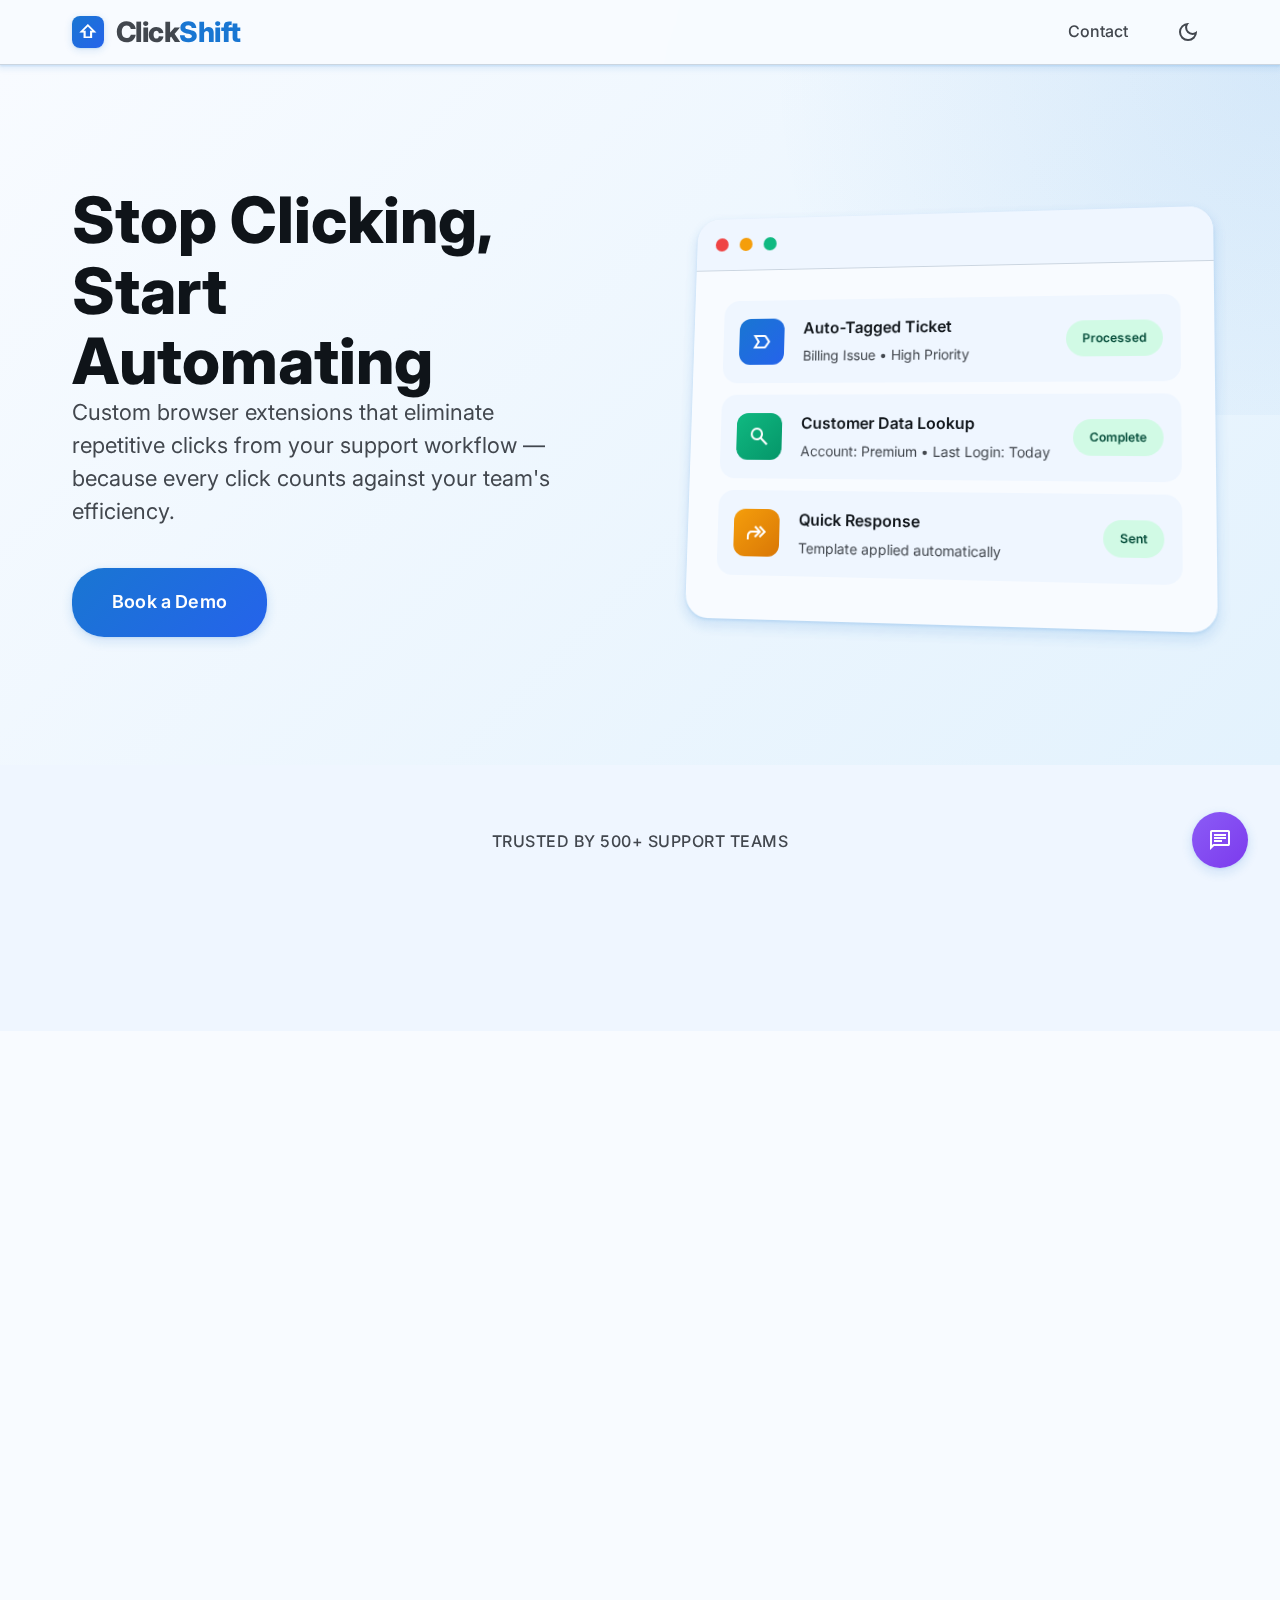
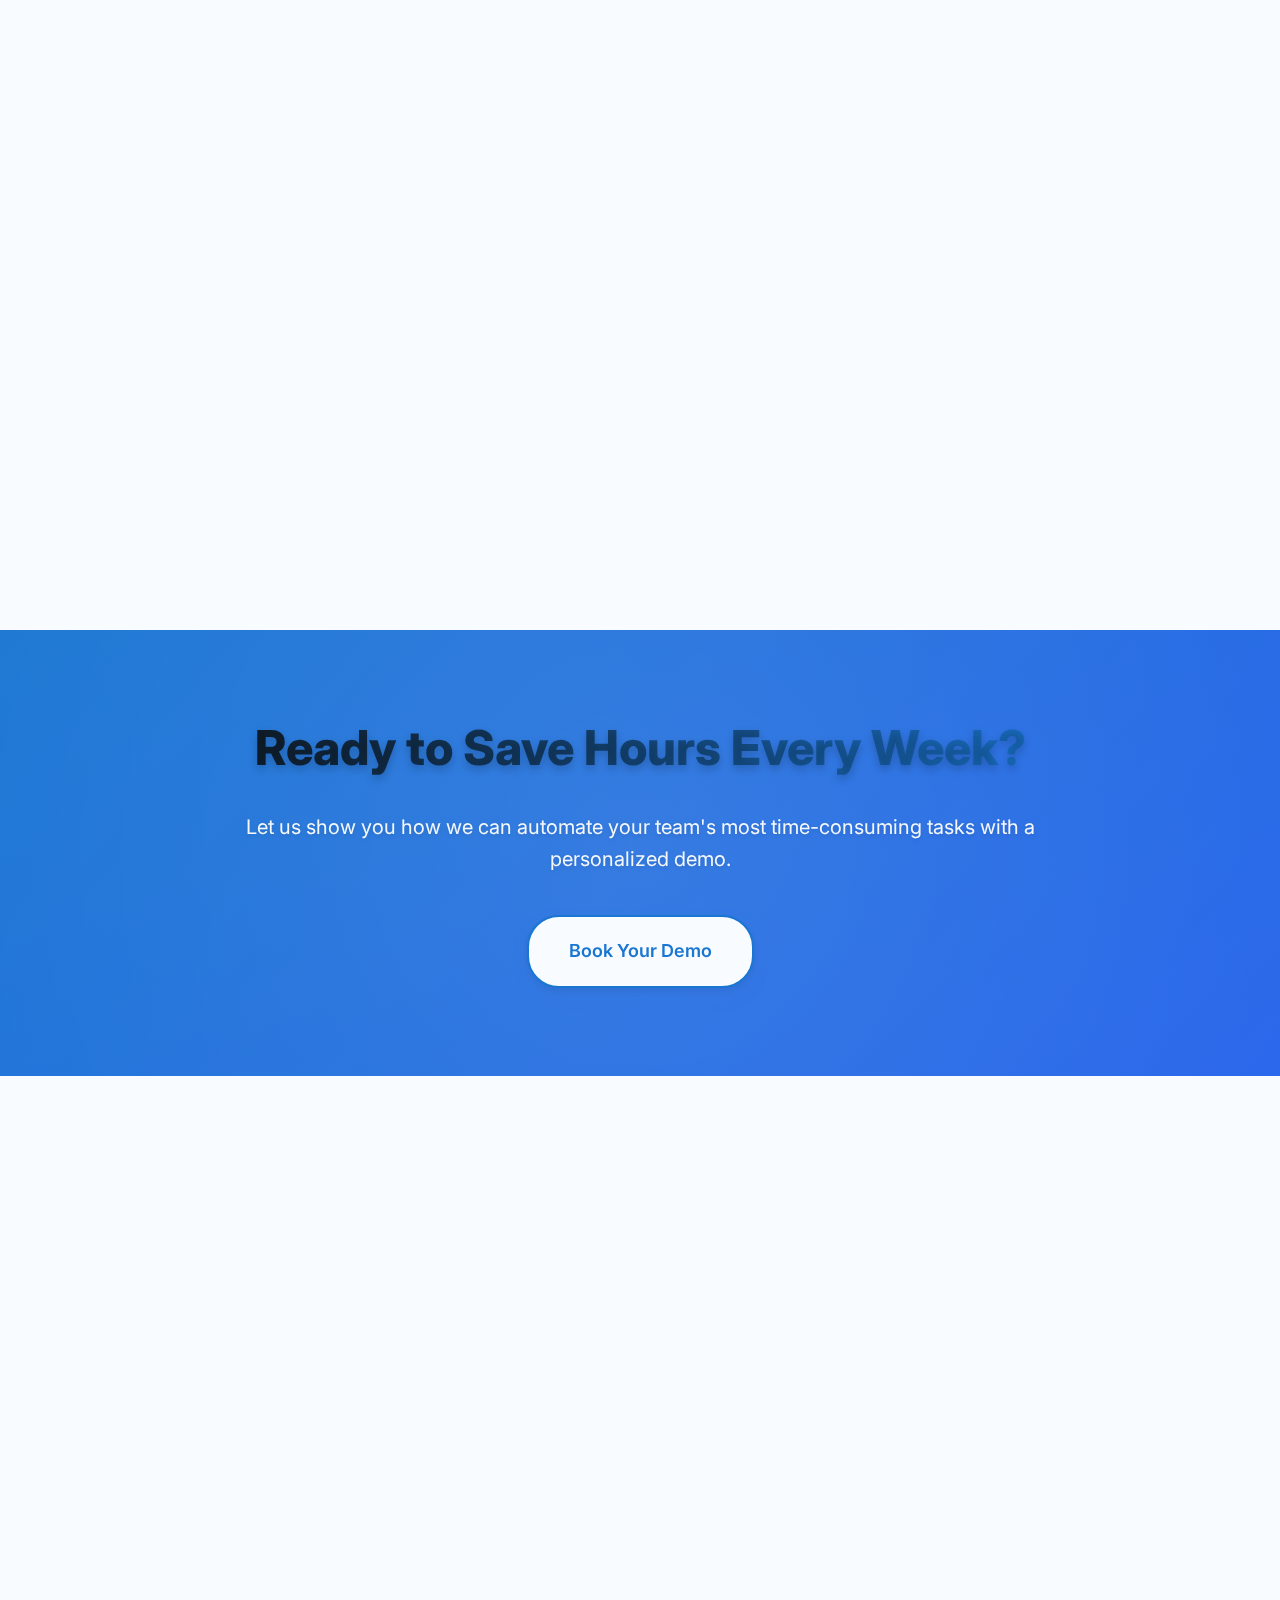
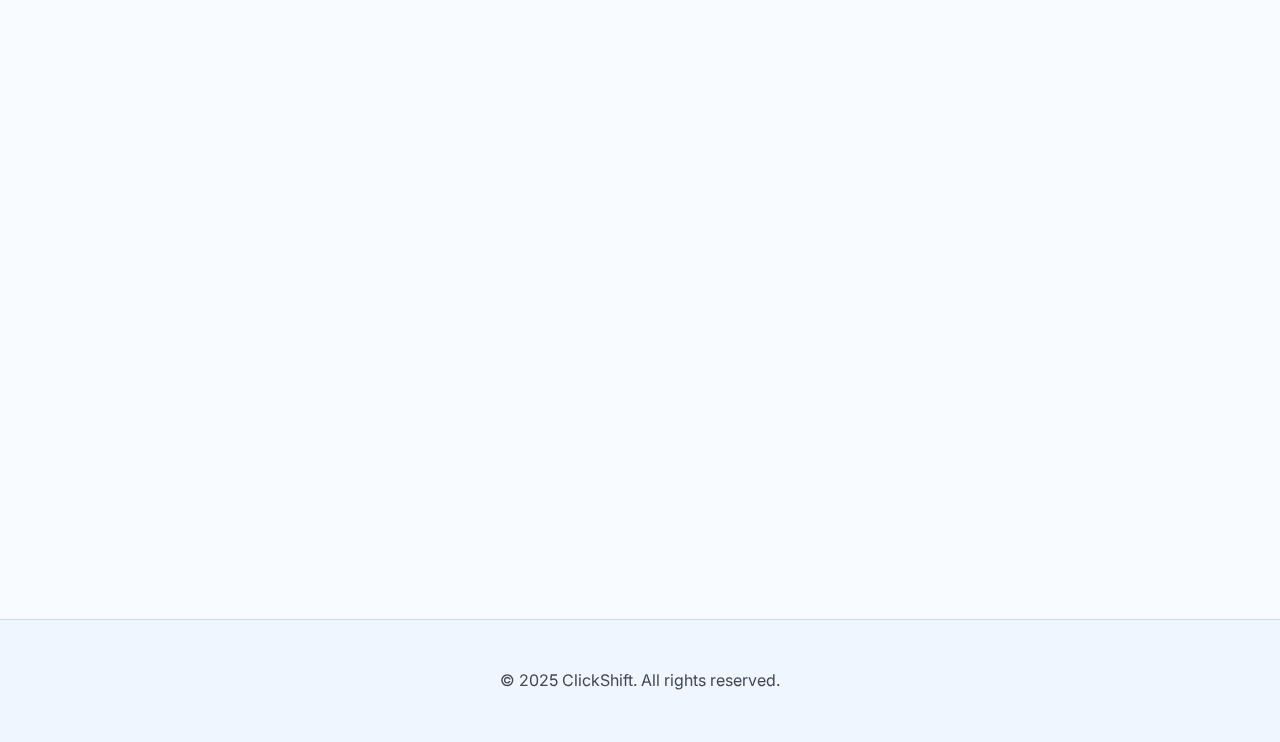
<file: index.html>
<!DOCTYPE html>
<html lang="en">
<head>
    <meta charset="UTF-8">
    <meta name="viewport" content="width=device-width, initial-scale=1.0">
    <title>ClickShift - Clickless Support Automation</title>
    
    <!-- Favicon -->
    <link rel="icon" type="image/svg+xml" href="data:image/svg+xml,%3Csvg xmlns='http://www.w3.org/2000/svg' viewBox='0 0 48 48'%3E%3Cdefs%3E%3ClinearGradient id='grad' x1='0%25' y1='0%25' x2='100%25' y2='100%25'%3E%3Cstop offset='0%25' style='stop-color:%23%231976d2;stop-opacity:1' /%3E%3Cstop offset='100%25' style='stop-color:%23%232563eb;stop-opacity:1' /%3E%3C/linearGradient%3E%3C/defs%3E%3Crect width='48' height='48' rx='12' fill='url(%23grad)'/%3E%3Ctext x='24' y='32' text-anchor='middle' fill='white' font-size='24' font-weight='bold'%3E⇧%3C/text%3E%3C/svg%3E">
    
    <!-- External Fonts -->
    <link href="https://fonts.googleapis.com/css2?family=Inter:wght@400;500;600;700;800&display=swap" rel="stylesheet">
    <link href="https://fonts.googleapis.com/css2?family=Material+Symbols+Outlined:opsz,wght,FILL,GRAD@24,400,0,0" rel="stylesheet">
    
    <!-- Modular CSS Files -->
    <style>
/* Material You Design System Variables - Enhanced Professional Color Scheme */
:root {
    /* Primary Colors - Blue */
    --md-primary: #1976d2;
    --md-primary-container: #d1e7ff;
    --md-on-primary: #ffffff;
    --md-on-primary-container: #001b3e;
    
    /* Secondary Colors - Emerald Green */
    --md-secondary: #10b981;
    --md-secondary-container: #d1fae5;
    --md-on-secondary: #ffffff;
    --md-on-secondary-container: #064e3b;
    
    /* Tertiary Colors - Orange */
    --md-tertiary: #f59e0b;
    --md-tertiary-container: #fef3c7;
    --md-on-tertiary: #ffffff;
    --md-on-tertiary-container: #78350f;
    
    /* Accent Colors - Purple */
    --md-accent: #8b5cf6;
    --md-accent-container: #ede9fe;
    --md-on-accent: #ffffff;
    --md-on-accent-container: #581c87;
    
    /* Error Colors - Red */
    --md-error: #ef4444;
    --md-error-container: #fecaca;
    --md-on-error: #ffffff;
    --md-on-error-container: #7f1d1d;
    
    /* Surface Colors */
    --md-surface: #f8fbff;
    --md-surface-variant: #e8f4ff;
    --md-surface-container: #eff6ff;
    --md-surface-container-high: #e3f2fd;
    --md-surface-container-highest: #dbeafe;
    --md-on-surface: #0f1419;
    --md-on-surface-variant: #42474e;
    
    --md-background: #f8fbff;
    --md-on-background: #0f1419;
    
    --md-outline: #6b7280;
    --md-outline-variant: #cbd5e0;
    
    /* Enhanced Gradients */
    --gradient-primary: linear-gradient(135deg, #1976d2 0%, #2563eb 100%);
    --gradient-secondary: linear-gradient(135deg, #10b981 0%, #059669 100%);
    --gradient-tertiary: linear-gradient(135deg, #f59e0b 0%, #d97706 100%);
    --gradient-accent: linear-gradient(135deg, #8b5cf6 0%, #7c3aed 100%);
    --gradient-surface: linear-gradient(135deg, #f8fbff 0%, #e3f2fd 100%);
    --gradient-glass: linear-gradient(135deg, rgba(255, 255, 255, 0.25) 0%, rgba(25, 118, 210, 0.05) 100%);
    
    /* Material You Elevations */
    --md-elevation-1: 0px 1px 2px 0px rgba(25, 118, 210, 0.15), 0px 1px 3px 1px rgba(25, 118, 210, 0.1);
    --md-elevation-2: 0px 1px 2px 0px rgba(25, 118, 210, 0.15), 0px 2px 6px 2px rgba(25, 118, 210, 0.1);
    --md-elevation-3: 0px 1px 3px 0px rgba(25, 118, 210, 0.15), 0px 4px 8px 3px rgba(25, 118, 210, 0.1);
    --md-elevation-4: 0px 2px 3px 0px rgba(25, 118, 210, 0.15), 0px 6px 10px 4px rgba(25, 118, 210, 0.1);
    --md-elevation-5: 0px 4px 4px 0px rgba(25, 118, 210, 0.15), 0px 8px 12px 6px rgba(25, 118, 210, 0.1);
    
    /* Motion Tokens */
    --motion-easing-standard: cubic-bezier(0.2, 0.0, 0, 1.0);
    --motion-easing-decelerated: cubic-bezier(0.0, 0.0, 0.2, 1.0);
    --motion-easing-accelerated: cubic-bezier(0.4, 0.0, 1.0, 1.0);
    --motion-easing-smooth: cubic-bezier(0.25, 0.46, 0.45, 0.94);
    --motion-duration-short1: 50ms;
    --motion-duration-short2: 100ms;
    --motion-duration-medium1: 250ms;
    --motion-duration-medium2: 300ms;
    --motion-duration-long1: 400ms;
    --motion-duration-long2: 500ms;
    --motion-duration-smooth: 800ms;
}

/* Dark Theme Colors */
[data-theme="dark"] {
    --md-primary: #4fc3f7;
    --md-primary-container: #004b73;
    --md-on-primary: #003047;
    --md-on-primary-container: #d1e7ff;
    
    --md-secondary: #34d399;
    --md-secondary-container: #065f46;
    --md-on-secondary: #064e3b;
    --md-on-secondary-container: #d1fae5;
    
    --md-tertiary: #fbbf24;
    --md-tertiary-container: #92400e;
    --md-on-tertiary: #78350f;
    --md-on-tertiary-container: #fef3c7;
    
    --md-accent: #a78bfa;
    --md-accent-container: #6d28d9;
    --md-on-accent: #581c87;
    --md-on-accent-container: #ede9fe;
    
    --md-error: #f87171;
    --md-error-container: #991b1b;
    --md-on-error: #7f1d1d;
    --md-on-error-container: #fecaca;
    
    --md-surface: #0f1419;
    --md-surface-variant: #42474e;
    --md-surface-container: #1a1f25;
    --md-surface-container-high: #252a30;
    --md-surface-container-highest: #30353b;
    --md-on-surface: #e4e7ec;
    --md-on-surface-variant: #c2c7cf;
    
    --md-background: #0f1419;
    --md-on-background: #e4e7ec;
    
    --md-outline: #8c9199;
    --md-outline-variant: #42474e;
    
    /* Dark theme gradients */
    --gradient-primary: linear-gradient(135deg, #4fc3f7 0%, #29b6f6 100%);
    --gradient-secondary: linear-gradient(135deg, #34d399 0%, #10b981 100%);
    --gradient-tertiary: linear-gradient(135deg, #fbbf24 0%, #f59e0b 100%);
    --gradient-accent: linear-gradient(135deg, #a78bfa 0%, #8b5cf6 100%);
    --gradient-surface: linear-gradient(135deg, #0f1419 0%, #1a1f25 100%);
    --gradient-glass: linear-gradient(135deg, rgba(255, 255, 255, 0.1) 0%, rgba(79, 195, 247, 0.05) 100%);
}

/* Reset & Base Styles */
* {
    margin: 0;
    padding: 0;
    box-sizing: border-box;
}

body {
    font-family: 'Inter', -apple-system, BlinkMacSystemFont, 'Segoe UI', Roboto, sans-serif;
    background: var(--md-background);
    color: var(--md-on-background);
    line-height: 1.6;
    overflow-x: hidden;
    transition: background-color var(--motion-duration-medium2) var(--motion-easing-standard),
                color var(--motion-duration-medium2) var(--motion-easing-standard);
}

/* Ensure dark theme transitions work properly */
* {
    transition: background-color var(--motion-duration-medium1) ease,
                color var(--motion-duration-medium1) ease,
                border-color var(--motion-duration-medium1) ease;
}

/* Typography Scale */
h1, .hero-title {
    font-size: 4rem;
    font-weight: 800;
    line-height: 1.1;
}

h2, .section-title {
    font-size: 3rem;
    font-weight: 800;
    text-align: center;
    margin-bottom: 1.5rem;
    background: linear-gradient(135deg, var(--md-on-background) 0%, var(--md-primary) 100%);
    -webkit-background-clip: text;
    -webkit-text-fill-color: transparent;
    background-clip: text;
}

h3, .feature-title {
    font-size: 1.375rem;
    font-weight: 700;
    margin-bottom: 1rem;
    color: var(--md-on-surface);
}

.section-subtitle {
    text-align: center;
    font-size: 1.25rem;
    color: var(--md-on-surface-variant);
    margin-bottom: 4rem;
    max-width: 700px;
    margin-left: auto;
    margin-right: auto;
    line-height: 1.6;
}

/* Animated Background */
body::before {
    content: '';
    position: fixed;
    top: 0;
    left: 0;
    width: 100%;
    height: 100%;
    background: 
        radial-gradient(circle at 20% 50%, rgba(25, 118, 210, 0.08) 0%, transparent 50%),
        radial-gradient(circle at 80% 20%, rgba(16, 185, 129, 0.06) 0%, transparent 50%),
        radial-gradient(circle at 40% 80%, rgba(245, 158, 11, 0.05) 0%, transparent 50%);
    animation: backgroundFloat 20s ease-in-out infinite;
    z-index: -1;
    pointer-events: none;
}

@keyframes backgroundFloat {
    0%, 100% { transform: translate(0, 0) rotate(0deg); }
    33% { transform: translate(30px, -30px) rotate(120deg); }
    66% { transform: translate(-20px, 20px) rotate(240deg); }
}

/* ClickShift Logo */
.logo {
    display: flex;
    align-items: center;
    gap: 0.75rem;
    text-decoration: none;
    transition: all var(--motion-duration-medium1) var(--motion-easing-standard);
}

.logo-icon {
    width: 32px;
    height: 32px;
    background: var(--gradient-primary);
    border-radius: 8px;
    display: flex;
    align-items: center;
    justify-content: center;
    color: var(--md-on-primary);
    font-size: 18px;
    font-weight: bold;
    box-shadow: var(--md-elevation-2);
    transition: all var(--motion-duration-medium1) var(--motion-easing-standard);
}

.logo-text {
    font-size: 1.75rem;
    font-weight: 800;
    letter-spacing: -0.02em;
}

.logo-text .click {
    color: var(--md-on-surface-variant);
}

.logo-text .shift {
    color: var(--md-primary);
    position: relative;
}

.logo:hover .logo-icon {
    transform: scale(1.1) rotate(5deg);
    box-shadow: var(--md-elevation-3);
}

.logo:hover .logo-text .shift {
    color: var(--md-secondary);
}

/* Button Components */
.cta-button {
    background: var(--gradient-primary);
    color: var(--md-on-primary);
    padding: 1.25rem 2.5rem;
    border: none;
    border-radius: 2rem;
    font-size: 1.125rem;
    font-weight: 600;
    cursor: pointer;
    transition: all var(--motion-duration-medium2) var(--motion-easing-smooth);
    box-shadow: var(--md-elevation-3);
    text-decoration: none;
    display: inline-block;
    position: relative;
    overflow: hidden;
    text-transform: none;
    letter-spacing: 0.01em;
}

.cta-button::before {
    content: '';
    position: absolute;
    top: 0;
    left: -100%;
    width: 100%;
    height: 100%;
    background: linear-gradient(135deg, rgba(255, 255, 255, 0.3) 0%, transparent 100%);
    transition: left var(--motion-duration-medium1) var(--motion-easing-standard);
}

.cta-button:hover::before {
    left: 100%;
}

.cta-button:hover {
    transform: translateY(-6px) scale(1.02);
    box-shadow: var(--md-elevation-5);
    background: var(--gradient-secondary);
}

.cta-button-white {
    background: var(--md-surface);
    color: var(--md-primary);
    padding: 1.25rem 2.5rem;
    border: 2px solid var(--md-primary);
    border-radius: 2rem;
    font-size: 1.125rem;
    font-weight: 600;
    cursor: pointer;
    transition: all var(--motion-duration-medium2) var(--motion-easing-standard);
    text-decoration: none;
    display: inline-block;
    box-shadow: 0 8px 16px rgba(59, 130, 246, 0.2), 0 4px 8px rgba(0, 0, 0, 0.1);
    position: relative;
    overflow: hidden;
    backdrop-filter: blur(8px);
}

.cta-button-white:hover {
    transform: translateY(-6px) scale(1.05);
    box-shadow: 0 16px 32px rgba(16, 185, 129, 0.3), 0 8px 16px rgba(0, 0, 0, 0.15);
    border-color: var(--md-secondary);
    color: var(--md-secondary);
    background: var(--md-secondary-container);
}

.submit-button {
    background: var(--gradient-primary);
    color: var(--md-on-primary);
    padding: 1rem 2.5rem;
    border: none;
    border-radius: 2rem;
    font-size: 1.1rem;
    font-weight: 600;
    cursor: pointer;
    transition: all var(--motion-duration-medium2) var(--motion-easing-standard);
    width: 100%;
    box-shadow: var(--md-elevation-2);
    position: relative;
    overflow: hidden;
}

.submit-button:hover {
    transform: translateY(-3px);
    box-shadow: var(--md-elevation-4);
    background: var(--gradient-secondary);
}

/* Theme Toggle Button */
.theme-toggle {
    background: none;
    border: none;
    padding: 0.5rem;
    border-radius: 50%;
    cursor: pointer;
    color: var(--md-on-surface-variant);
    transition: all var(--motion-duration-medium1) var(--motion-easing-standard);
    display: flex;
    align-items: center;
    justify-content: center;
    margin-left: 1rem;
}

.theme-toggle:hover {
    background: var(--md-surface-container);
    color: var(--md-primary);
    transform: scale(1.1);
}

.theme-toggle .material-symbols-outlined {
    font-size: 1.5rem;
}

/* Floating Action Button */
.fab {
    position: fixed;
    bottom: 2rem;
    right: 2rem;
    width: 56px;
    height: 56px;
    border-radius: 50%;
    background: var(--gradient-accent);
    color: var(--md-on-accent);
    border: none;
    cursor: pointer;
    box-shadow: var(--md-elevation-3);
    display: flex;
    align-items: center;
    justify-content: center;
    font-size: 1.5rem;
    transition: all var(--motion-duration-medium1) var(--motion-easing-smooth);
    z-index: 1000;
    animation: fabBounce 2s ease-in-out infinite;
}

.fab:hover {
    transform: scale(1.1) translateY(-2px);
    box-shadow: var(--md-elevation-4);
    background: var(--gradient-secondary);
}

@keyframes fabBounce {
    0%, 100% { transform: translateY(0); }
    50% { transform: translateY(-4px); }
}

/* Feature Cards */
.feature-card {
    background: var(--md-surface);
    padding: 2.5rem;
    border-radius: 1.5rem;
    box-shadow: var(--md-elevation-2);
    transition: all var(--motion-duration-medium2) var(--motion-easing-smooth);
    border: 2px solid transparent;
    position: relative;
    overflow: hidden;
    cursor: pointer;
}

.feature-card:hover {
    transform: translateY(-12px) scale(1.02);
    box-shadow: var(--md-elevation-5);
    border-color: var(--md-primary);
}

.feature-card:nth-child(1):hover {
    border-color: var(--md-primary);
}

.feature-card:nth-child(2):hover {
    border-color: var(--md-secondary);
}

.feature-card:nth-child(3):hover {
    border-color: var(--md-tertiary);
}

.feature-card:nth-child(4):hover {
    border-color: var(--md-accent);
}

.feature-icon {
    width: 72px;
    height: 72px;
    border-radius: 1.25rem;
    display: flex;
    align-items: center;
    justify-content: center;
    margin-bottom: 2rem;
    transition: all var(--motion-duration-medium2) var(--motion-easing-standard);
    position: relative;
    z-index: 2;
}

.feature-card:nth-child(1) .feature-icon {
    background: var(--gradient-primary);
}

.feature-card:nth-child(2) .feature-icon {
    background: var(--gradient-secondary);
}

.feature-card:nth-child(3) .feature-icon {
    background: var(--gradient-tertiary);
}

.feature-card:nth-child(4) .feature-icon {
    background: var(--gradient-accent);
}

.feature-card:hover .feature-icon {
    transform: rotate(-5deg) scale(1.1);
    box-shadow: var(--md-elevation-3);
}

.feature-icon .material-symbols-outlined {
    color: var(--md-on-primary);
    font-size: 2.25rem;
}

.feature-description {
    color: var(--md-on-surface-variant);
    line-height: 1.7;
    font-size: 1rem;
    position: relative;
    z-index: 2;
}

/* Customer Logo Cards */
.customer-logo {
    background: var(--md-surface);
    padding: 1.5rem;
    border-radius: 1rem;
    box-shadow: var(--md-elevation-1);
    transition: all var(--motion-duration-medium1) var(--motion-easing-standard);
    display: flex;
    align-items: center;
    justify-content: center;
    height: 80px;
    position: relative;
    overflow: hidden;
    cursor: pointer;
}

.customer-logo:hover {
    transform: translateY(-4px) scale(1.02);
    box-shadow: var(--md-elevation-3);
}

.customer-logo-placeholder {
    width: 100%;
    height: 40px;
    background: var(--gradient-primary);
    border-radius: 0.5rem;
    display: flex;
    align-items: center;
    justify-content: center;
    font-weight: 600;
    color: var(--md-on-primary);
    font-size: 0.75rem;
}

.customer-logo:nth-child(2) .customer-logo-placeholder {
    background: var(--gradient-secondary);
}

.customer-logo:nth-child(3) .customer-logo-placeholder {
    background: var(--gradient-tertiary);
}

.customer-logo:nth-child(4) .customer-logo-placeholder {
    background: var(--gradient-accent);
}

.customer-logo:nth-child(5) .customer-logo-placeholder {
    background: var(--gradient-primary);
}

.customer-logo:nth-child(6) .customer-logo-placeholder {
    background: var(--gradient-secondary);
}

/* Dashboard Mockup */
.dashboard-mockup {
    width: 100%;
    max-width: 550px;
    background: var(--md-surface);
    border-radius: 1.5rem;
    box-shadow: var(--md-elevation-4);
    overflow: hidden;
    transform: perspective(1000px) rotateY(-8deg) rotateX(5deg);
    transition: all var(--motion-duration-long1) var(--motion-easing-smooth);
    position: relative;
}

.dashboard-mockup:hover {
    transform: perspective(1000px) rotateY(-3deg) rotateX(2deg) translateY(-10px);
    box-shadow: var(--md-elevation-5);
}

.mockup-header {
    background: var(--md-surface-container);
    padding: 1.25rem;
    border-bottom: 1px solid var(--md-outline-variant);
    display: flex;
    align-items: center;
    gap: 0.75rem;
}

.mockup-dots {
    width: 14px;
    height: 14px;
    border-radius: 50%;
    background: #ef4444;
    transition: transform var(--motion-duration-short2) var(--motion-easing-standard);
}

.mockup-dots:nth-child(2) { 
    background: #f59e0b; 
}

.mockup-dots:nth-child(3) { 
    background: #10b981; 
}

.dashboard-mockup:hover .mockup-dots {
    transform: scale(1.2);
}

.mockup-content {
    padding: 2rem;
}

.mockup-row {
    display: flex;
    align-items: center;
    gap: 1.25rem;
    padding: 1rem;
    margin-bottom: 0.75rem;
    border-radius: 1rem;
    background: var(--md-surface-container);
    transition: all var(--motion-duration-medium1) var(--motion-easing-standard);
    cursor: pointer;
    border: 1px solid transparent;
}

.mockup-row:hover {
    background: var(--md-surface-container-high);
    transform: translateX(8px);
    border-color: var(--md-outline-variant);
    box-shadow: var(--md-elevation-2);
}

.mockup-icon {
    width: 48px;
    height: 48px;
    border-radius: 0.75rem;
    display: flex;
    align-items: center;
    justify-content: center;
    color: var(--md-on-primary);
    font-size: 1.25rem;
    transition: transform var(--motion-duration-medium1) var(--motion-easing-standard);
}

.mockup-row:nth-child(1) .mockup-icon {
    background: var(--gradient-primary);
}

.mockup-row:nth-child(2) .mockup-icon {
    background: var(--gradient-secondary);
}

.mockup-row:nth-child(3) .mockup-icon {
    background: var(--gradient-tertiary);
}

.mockup-row:hover .mockup-icon {
    transform: rotate(5deg) scale(1.1);
}

.mockup-text {
    flex: 1;
}

.mockup-title {
    font-weight: 600;
    margin-bottom: 0.25rem;
    color: var(--md-on-surface);
}

.mockup-subtitle {
    color: var(--md-on-surface-variant);
    font-size: 0.875rem;
}

.mockup-status {
    padding: 0.5rem 1rem;
    border-radius: 1.5rem;
    font-size: 0.75rem;
    font-weight: 600;
    background: var(--md-secondary-container);
    color: var(--md-on-secondary-container);
    transition: all var(--motion-duration-medium1) var(--motion-easing-standard);
}

/* Navigation Layout */
.nav {
    background: rgba(248, 251, 255, 0.8);
    backdrop-filter: blur(20px) saturate(180%);
    border-bottom: 1px solid var(--md-outline-variant);
    position: sticky;
    top: 0;
    z-index: 100;
    transition: all var(--motion-duration-medium1) var(--motion-easing-standard);
}

[data-theme="dark"] .nav {
    background: rgba(15, 20, 25, 0.8);
    border-bottom-color: var(--md-outline-variant);
}

.nav:hover {
    background: rgba(248, 251, 255, 0.95);
    box-shadow: var(--md-elevation-2);
}

[data-theme="dark"] .nav:hover {
    background: rgba(15, 20, 25, 0.95);
}

.nav-container {
    max-width: 1200px;
    margin: 0 auto;
    padding: 0 2rem;
    display: flex;
    justify-content: space-between;
    align-items: center;
    height: 4rem;
}

.nav-link {
    color: var(--md-on-surface-variant);
    text-decoration: none;
    font-weight: 500;
    padding: 0.75rem 1.5rem;
    border-radius: 2rem;
    transition: all var(--motion-duration-medium1) var(--motion-easing-standard);
    position: relative;
    overflow: hidden;
}

.nav-link::before {
    content: '';
    position: absolute;
    top: 0;
    left: -100%;
    width: 100%;
    height: 100%;
    background: var(--gradient-primary);
    transition: left var(--motion-duration-medium2) var(--motion-easing-standard);
    border-radius: 2rem;
    z-index: -1;
}

.nav-link:hover::before {
    left: 0;
}

.nav-link:hover {
    color: var(--md-on-primary);
    transform: translateY(-2px);
    box-shadow: var(--md-elevation-3);
}

/* CTA Section Layout */
.cta-section {
    background: var(--gradient-primary);
    padding: 5rem 2rem;
    text-align: center;
    position: relative;
    overflow: hidden;
}

.cta-section::before {
    content: '';
    position: absolute;
    top: -50%;
    left: -50%;
    width: 200%;
    height: 200%;
    background: radial-gradient(circle, rgba(255, 255, 255, 0.1) 0%, transparent 70%);
    animation: ctaFloat 20s linear infinite;
}

@keyframes ctaFloat {
    0% { transform: rotate(0deg); }
    100% { transform: rotate(360deg); }
}

.cta-container {
    max-width: 900px;
    margin: 0 auto;
    position: relative;
    z-index: 2;
}

.cta-title {
    font-size: 3rem;
    font-weight: 800;
    color: white;
    margin-bottom: 1.5rem;
    text-shadow: 0 4px 8px rgba(0, 0, 0, 0.2);
    text-align: center;
}

.cta-text {
    font-size: 1.25rem;
    color: rgba(255, 255, 255, 0.95);
    margin-bottom: 2.5rem;
    line-height: 1.6;
    text-shadow: 0 2px 4px rgba(0, 0, 0, 0.1);
    font-weight: 400;
}

/* Hero Section Layout */
.hero {
    position: relative;
    background: var(--gradient-surface);
    overflow: hidden;
    min-height: 700px;
    display: flex;
    align-items: center;
    justify-content: center;
}

.hero::before {
    content: '';
    position: absolute;
    top: -50%;
    right: -50%;
    width: 100%;
    height: 100%;
    background: radial-gradient(circle, rgba(25, 118, 210, 0.1) 0%, transparent 70%);
    animation: heroFloat 15s ease-in-out infinite;
}

@keyframes heroFloat {
    0%, 100% { transform: translate(0, 0) scale(1); }
    50% { transform: translate(-20px, -20px) scale(1.1); }
}

.hero-content {
    max-width: 1200px;
    margin: 0 auto;
    padding: 5rem 2rem;
    display: grid;
    grid-template-columns: 1fr 1fr;
    gap: 5rem;
    align-items: center;
    position: relative;
    z-index: 2;
}

.hero-text {
    z-index: 3;
}

.hero-subtitle {
    font-size: 1.375rem;
    color: var(--md-on-surface-variant);
    margin-bottom: 2.5rem;
    max-width: 500px;
    line-height: 1.5;
}

.hero-visual {
    display: flex;
    justify-content: center;
    align-items: center;
}

/* Customer Logos Section Layout */
.customers {
    padding: 4rem 2rem;
    background: var(--md-surface-container);
    transition: background-color var(--motion-duration-medium2) var(--motion-easing-standard);
}

.customers-container {
    max-width: 1200px;
    margin: 0 auto;
    text-align: center;
}

.customers-title {
    font-size: 1rem;
    font-weight: 500;
    color: var(--md-on-surface-variant);
    margin-bottom: 2rem;
    text-transform: uppercase;
    letter-spacing: 0.5px;
}

.customers-grid {
    display: grid;
    grid-template-columns: repeat(auto-fit, minmax(150px, 1fr));
    gap: 2rem;
    align-items: center;
}

/* Features Section Layout */
.features {
    padding: 6rem 2rem;
    max-width: 1200px;
    margin: 0 auto;
    position: relative;
}

.features-grid {
    display: grid;
    grid-template-columns: repeat(auto-fit, minmax(300px, 1fr));
    gap: 2.5rem;
}

/* Contact Section Layout */
.contact {
    padding: 6rem 2rem;
    display: flex;
    flex-direction: column;
    align-items: center;
    max-width: 100%;
    margin: 0 auto;
}

.contact .section-title,
.contact .section-subtitle {
    max-width: 700px;
    margin-left: auto;
    margin-right: auto;
}

.contact-form {
    background: var(--md-surface);
    padding: 2.5rem;
    border-radius: 2rem;
    box-shadow: var(--md-elevation-3);
    border: 1px solid var(--md-outline-variant);
    position: relative;
    overflow: hidden;
    width: 100%;
    max-width: 500px;
}

/* Form Layout */
.form-group {
    margin-bottom: 2rem;
    position: relative;
    z-index: 2;
}

.form-label {
    display: block;
    font-weight: 600;
    margin-bottom: 0.75rem;
    color: var(--md-on-surface);
    font-size: 1rem;
    transition: color var(--motion-duration-medium1) var(--motion-easing-standard);
}

.form-input {
    width: 100%;
    padding: 1rem 1.25rem;
    border: 2px solid var(--md-outline-variant);
    border-radius: 1rem;
    font-size: 1rem;
    transition: all var(--motion-duration-medium1) var(--motion-easing-standard);
    background: var(--md-surface-container);
    color: var(--md-on-surface);
    position: relative;
}

.form-input:focus {
    outline: none;
    border-color: var(--md-primary);
    background: var(--md-surface);
    box-shadow: 0 0 0 4px rgba(25, 118, 210, 0.1);
    transform: translateY(-2px);
}

.form-input:valid {
    border-color: var(--md-secondary);
}

.form-input:invalid:not(:placeholder-shown) {
    border-color: var(--md-error);
}

.form-textarea {
    resize: vertical;
    min-height: 140px;
    font-family: inherit;
}

/* Progressive form enhancement */
.form-group.hidden {
    max-height: 0;
    overflow: hidden;
    margin-bottom: 0;
    opacity: 0;
    transition: all var(--motion-duration-medium2) var(--motion-easing-standard);
}

.form-group.show {
    max-height: 200px;
    opacity: 1;
    margin-bottom: 2rem;
}

/* Footer Layout */
.footer {
    background: var(--md-surface-container);
    border-top: 1px solid var(--md-outline-variant);
    padding: 3rem 2rem;
    text-align: center;
    color: var(--md-on-surface-variant);
}

/* Scroll animations */
.section-title {
    opacity: 0;
    transform: translateY(20px);
    transition: all var(--motion-duration-smooth) var(--motion-easing-smooth);
}

.section-title.animate-in {
    opacity: 1;
    transform: translateY(0);
}

.section-subtitle {
    opacity: 0;
    transform: translateY(15px);
    transition: all var(--motion-duration-smooth) var(--motion-easing-smooth) 0.1s;
}

.section-subtitle.animate-in {
    opacity: 1;
    transform: translateY(0);
}

.customers-grid {
    opacity: 0;
    transform: translateY(20px);
    transition: all var(--motion-duration-smooth) var(--motion-easing-smooth);
}

.customers-grid.animate-in {
    opacity: 1;
    transform: translateY(0);
}

.feature-card {
    opacity: 0;
    transform: translateY(30px);
}

.feature-card.animate-in {
    opacity: 1;
    transform: translateY(0);
    transition: all var(--motion-duration-smooth) var(--motion-easing-smooth);
}

.feature-card:nth-child(1).animate-in { transition-delay: 0.05s; }
.feature-card:nth-child(2).animate-in { transition-delay: 0.1s; }
.feature-card:nth-child(3).animate-in { transition-delay: 0.15s; }
.feature-card:nth-child(4).animate-in { transition-delay: 0.2s; }

.contact-form {
    opacity: 0;
    transform: translateY(20px);
    transition: all var(--motion-duration-smooth) var(--motion-easing-smooth);
}

.contact-form.animate-in {
    opacity: 1;
    transform: translateY(0);
}

/* Hero Text Animations */
.hero-title {
    animation: titleSlideIn var(--motion-duration-smooth) var(--motion-easing-smooth);
}

.hero-subtitle {
    animation: subtitleSlideIn var(--motion-duration-smooth) var(--motion-easing-smooth) 0.1s both;
}

.cta-button {
    animation: buttonSlideIn var(--motion-duration-smooth) var(--motion-easing-smooth) 0.2s both;
}

.hero-visual {
    animation: visualSlideIn var(--motion-duration-smooth) var(--motion-easing-smooth) 0.3s both;
}

@keyframes titleSlideIn {
    from {
        opacity: 0;
        transform: translateY(30px);
    }
    to {
        opacity: 1;
        transform: translateY(0);
    }
}

@keyframes subtitleSlideIn {
    from {
        opacity: 0;
        transform: translateY(20px);
    }
    to {
        opacity: 1;
        transform: translateY(0);
    }
}

@keyframes buttonSlideIn {
    from {
        opacity: 0;
        transform: translateY(15px);
    }
    to {
        opacity: 1;
        transform: translateY(0);
    }
}

@keyframes visualSlideIn {
    from {
        opacity: 0;
        transform: translateX(30px) rotateY(10deg);
    }
    to {
        opacity: 1;
        transform: translateX(0) rotateY(0deg);
    }
}

/* Accessibility improvements */
@media (prefers-reduced-motion: reduce) {
    *,
    *::before,
    *::after {
        animation-duration: 0.01ms !important;
        animation-iteration-count: 1 !important;
        transition-duration: 0.01ms !important;
    }
}

/* Responsive Design */
@media (max-width: 768px) {
    .hero-content {
        grid-template-columns: 1fr;
        gap: 3rem;
        text-align: center;
        padding: 3rem 1rem;
    }

    .hero-title {
        font-size: 2.75rem;
    }

    .hero-subtitle {
        font-size: 1.125rem;
    }

    .section-title {
        font-size: 2.25rem;
    }

    .cta-title {
        font-size: 2.25rem;
    }

    .nav-container {
        padding: 0 1rem;
    }

    .contact-form {
        padding: 2rem;
        max-width: 100%;
        margin: 0 1rem;
    }

    .features-grid {
        grid-template-columns: 1fr;
        gap: 2rem;
    }

    .fab {
        bottom: 1rem;
        right: 1rem;
        width: 48px;
        height: 48px;
        font-size: 1.25rem;
    }

    .logo-text {
        font-size: 1.5rem;
    }

    .logo-icon {
        width: 28px;
        height: 28px;
        font-size: 16px;
    }
}

@media (max-width: 480px) {
    .hero-title {
        font-size: 2.25rem;
    }
    
    .cta-button, .cta-button-white {
        padding: 1rem 2rem;
        font-size: 1rem;
    }
}
    </style>
</head>
<body>
    <!-- Navigation -->
    <nav class="nav">
        <div class="nav-container">
            <a href="#" class="logo">
                <div class="logo-icon">⇧</div>
                <div class="logo-text">
                    <span class="click">Click</span><span class="shift">Shift</span>
                </div>
            </a>
            <div style="display: flex; align-items: center;">
                <a href="#contact" class="nav-link">Contact</a>
                <button class="theme-toggle" onclick="toggleTheme()" aria-label="Toggle dark mode">
                    <span class="material-symbols-outlined" id="theme-icon">dark_mode</span>
                </button>
            </div>
        </div>
    </nav>

    <!-- Hero Section -->
    <section class="hero">
        <div class="hero-content">
            <div class="hero-text">
                <h1 class="hero-title">Stop Clicking, Start Automating</h1>
                <p class="hero-subtitle">Custom browser extensions that eliminate repetitive clicks from your support workflow — because every click counts against your team's efficiency.</p>
                <a href="#contact" class="cta-button">Book a Demo</a>
            </div>
            <div class="hero-visual">
                <div class="dashboard-mockup">
                    <div class="mockup-header">
                        <div class="mockup-dots"></div>
                        <div class="mockup-dots"></div>
                        <div class="mockup-dots"></div>
                    </div>
                    <div class="mockup-content">
                        <div class="mockup-row">
                            <div class="mockup-icon">
                                <span class="material-symbols-outlined">label_important</span>
                            </div>
                            <div class="mockup-text">
                                <div class="mockup-title">Auto-Tagged Ticket</div>
                                <div class="mockup-subtitle">Billing Issue • High Priority</div>
                            </div>
                            <div class="mockup-status">Processed</div>
                        </div>
                        <div class="mockup-row">
                            <div class="mockup-icon">
                                <span class="material-symbols-outlined">search</span>
                            </div>
                            <div class="mockup-text">
                                <div class="mockup-title">Customer Data Lookup</div>
                                <div class="mockup-subtitle">Account: Premium • Last Login: Today</div>
                            </div>
                            <div class="mockup-status">Complete</div>
                        </div>
                        <div class="mockup-row">
                            <div class="mockup-icon">
                                <span class="material-symbols-outlined">shortcut</span>
                            </div>
                            <div class="mockup-text">
                                <div class="mockup-title">Quick Response</div>
                                <div class="mockup-subtitle">Template applied automatically</div>
                            </div>
                            <div class="mockup-status">Sent</div>
                        </div>
                    </div>
                </div>
            </div>
        </div>
    </section>

    <!-- Customer Logos Section -->
    <section class="customers">
        <div class="customers-container">
            <h3 class="customers-title">Trusted by 500+ Support Teams</h3>
            <div class="customers-grid" id="customers-grid">
                <div class="customer-logo">
                    <div class="customer-logo-placeholder">FlowPro</div>
                </div>
                <div class="customer-logo">
                    <div class="customer-logo-placeholder">TechCorp</div>
                </div>
                <div class="customer-logo">
                    <div class="customer-logo-placeholder">DataFlow</div>
                </div>
                <div class="customer-logo">
                    <div class="customer-logo-placeholder">CloudSync</div>
                </div>
                <div class="customer-logo">
                    <div class="customer-logo-placeholder">DevTools</div>
                </div>
                <div class="customer-logo">
                    <div class="customer-logo-placeholder">AutoMax</div>
                </div>
            </div>
        </div>
    </section>

    <!-- Features Section -->
    <section class="features">
        <h2 class="section-title" id="features-title">What We Automate</h2>
        <p class="section-subtitle" id="features-subtitle">Save hours every week by automating the repetitive tasks that slow your team down</p>
        
        <div class="features-grid" id="features-grid">
            <div class="feature-card">
                <div class="feature-icon">
                    <span class="material-symbols-outlined">label_important</span>
                </div>
                <h3 class="feature-title">Auto-Tagging & Routing</h3>
                <p class="feature-description">Automatically categorize and assign tickets based on content — no more manual sorting through your queue.</p>
            </div>

            <div class="feature-card">
                <div class="feature-icon">
                    <span class="material-symbols-outlined">search</span>
                </div>
                <h3 class="feature-title">One-Click Data Lookup</h3>
                <p class="feature-description">Pull customer info from CRMs or internal tools directly into your support window with a single click.</p>
            </div>

            <div class="feature-card">
                <div class="feature-icon">
                    <span class="material-symbols-outlined">shortcut</span>
                </div>
                <h3 class="feature-title">Cross-Platform Shortcuts</h3>
                <p class="feature-description">Complex copy/paste workflows reduced to a single action — save clicks, save time, reduce errors.</p>
            </div>

            <div class="feature-card">
                <div class="feature-icon">
                    <span class="material-symbols-outlined">integration_instructions</span>
                </div>
                <h3 class="feature-title">Custom Built for Your Stack</h3>
                <p class="feature-description">Whether you're on Zendesk, Intercom, Salesforce, or custom tools — we integrate seamlessly with your workflow.</p>
            </div>
        </div>
    </section>

    <!-- CTA Section -->
    <section class="cta-section">
        <div class="cta-container">
            <h2 class="cta-title">Ready to Save Hours Every Week?</h2>
            <p class="cta-text">Let us show you how we can automate your team's most time-consuming tasks with a personalized demo.</p>
            <a href="mailto:contact@clickshift.com" class="cta-button-white">Book Your Demo</a>
        </div>
    </section>

    <!-- Contact Section -->
    <section class="contact" id="contact">
        <h2 class="section-title" id="contact-title">Get in Touch</h2>
        <p class="section-subtitle" id="contact-subtitle">Have questions? Want to see how we can help your specific workflow? We'd love to hear from you.</p>
        
        <form class="contact-form" id="contact-form" action="mailto:contact@clickshift.com" method="POST" enctype="text/plain">
            <div class="form-group">
                <label for="name" class="form-label">Name *</label>
                <input type="text" id="name" name="name" class="form-input" required placeholder="Your full name">
            </div>
            
            <div class="form-group">
                <label for="email" class="form-label">Email *</label>
                <input type="email" id="email" name="email" class="form-input" required placeholder="your.email@company.com">
            </div>
            
            <div class="form-group">
                <label for="company" class="form-label">Company</label>
                <input type="text" id="company" name="company" class="form-input" placeholder="Your company name">
            </div>

            <div class="form-group hidden" id="team-size-group">
                <label for="team-size" class="form-label">Team Size</label>
                <select id="team-size" name="team-size" class="form-input">
                    <option value="">Select team size</option>
                    <option value="1-5">1-5 people</option>
                    <option value="6-20">6-20 people</option>
                    <option value="21-50">21-50 people</option>
                    <option value="50+">50+ people</option>
                </select>
            </div>

            <div class="form-group hidden" id="tickets-group">
                <label for="tickets" class="form-label">Daily Tickets</label>
                <input type="number" id="tickets" name="tickets" class="form-input" placeholder="Average tickets per day">
            </div>
            
            <div class="form-group">
                <label for="message" class="form-label">Tell us about your workflow challenges *</label>
                <textarea id="message" name="message" class="form-input form-textarea" required placeholder="What repetitive tasks are slowing your team down?"></textarea>
            </div>
            
            <button type="submit" class="submit-button" id="submit-btn">Send Message</button>
        </form>
    </section>

    <!-- Floating Action Button -->
    <button class="fab" aria-label="Contact us">
        <span class="material-symbols-outlined">chat</span>
    </button>

    <!-- Footer -->
    <footer class="footer">
        <p>&copy; 2025 ClickShift. All rights reserved.</p>
    </footer>

    <!-- JavaScript -->
    <script>
// =============================================================================
// CORE FUNCTIONALITY - Theme Toggle & Scroll Observers
// =============================================================================

// Dark Mode Toggle
function toggleTheme() {
    const body = document.body;
    const themeIcon = document.getElementById('theme-icon');
    const currentTheme = body.getAttribute('data-theme');
    
    if (currentTheme === 'dark') {
        body.removeAttribute('data-theme');
        themeIcon.textContent = 'dark_mode';
        localStorage.setItem('theme', 'light');
    } else {
        body.setAttribute('data-theme', 'dark');
        themeIcon.textContent = 'light_mode';
        localStorage.setItem('theme', 'dark');
    }
}

// Load saved theme
function initializeTheme() {
    const savedTheme = localStorage.getItem('theme');
    const themeIcon = document.getElementById('theme-icon');
    
    if (savedTheme === 'dark') {
        document.body.setAttribute('data-theme', 'dark');
        themeIcon.textContent = 'light_mode';
    } else {
        themeIcon.textContent = 'dark_mode';
    }
}

// Scroll-triggered animations
function initializeScrollAnimations() {
    const observerOptions = {
        threshold: 0.1,
        rootMargin: '0px 0px -50px 0px'
    };

    const observer = new IntersectionObserver((entries) => {
        entries.forEach(entry => {
            if (entry.isIntersecting) {
                entry.target.classList.add('animate-in');
            }
        });
    }, observerOptions);

    // Elements to observe for animation
    const elementsToAnimate = [
        '#customers-grid',
        '#features-title',
        '#features-subtitle',
        '#features-grid .feature-card',
        '#contact-title',
        '#contact-subtitle',
        '#contact-form'
    ];

    elementsToAnimate.forEach(selector => {
        const elements = document.querySelectorAll(selector);
        elements.forEach(el => observer.observe(el));
    });
}

// FAB smooth scrolling
function initializeFAB() {
    const fab = document.querySelector('.fab');
    if (fab) {
        fab.addEventListener('click', function() {
            document.getElementById('contact').scrollIntoView({
                behavior: 'smooth',
                block: 'start'
            });
        });
    }
}

// Smooth scrolling for navigation links
function initializeSmoothScrolling() {
    const navLinks = document.querySelectorAll('a[href^="#"]');
    
    navLinks.forEach(link => {
        link.addEventListener('click', function(e) {
            e.preventDefault();
            const targetId = this.getAttribute('href');
            const targetElement = document.querySelector(targetId);
            
            if (targetElement) {
                targetElement.scrollIntoView({
                    behavior: 'smooth',
                    block: 'start'
                });
            }
        });
    });
}

// Performance optimized scroll listener
function initializeScrollEffects() {
    let ticking = false;
    
    function updateScrollEffects() {
        const scrolled = window.pageYOffset;
        const nav = document.querySelector('.nav');
        
        // Add subtle nav shadow when scrolled
        if (scrolled > 50) {
            nav.style.boxShadow = 'var(--md-elevation-2)';
        } else {
            nav.style.boxShadow = 'none';
        }
        
        ticking = false;
    }
    
    function requestScrollUpdate() {
        if (!ticking) {
            requestAnimationFrame(updateScrollEffects);
            ticking = true;
        }
    }
    
    window.addEventListener('scroll', requestScrollUpdate, { passive: true });
}

// =============================================================================
// FORM ENHANCEMENTS - Progressive Disclosure & Validation
// =============================================================================

// Progressive form enhancement
function initializeProgressiveForm() {
    const companyInput = document.getElementById('company');
    const teamSizeGroup = document.getElementById('team-size-group');
    const ticketsGroup = document.getElementById('tickets-group');

    if (!companyInput || !teamSizeGroup || !ticketsGroup) return;

    companyInput.addEventListener('input', function() {
        if (this.value.trim().length > 0) {
            setTimeout(() => {
                teamSizeGroup.classList.remove('hidden');
                teamSizeGroup.classList.add('show');
            }, 300);
            
            setTimeout(() => {
                ticketsGroup.classList.remove('hidden');
                ticketsGroup.classList.add('show');
            }, 600);
        } else {
            teamSizeGroup.classList.add('hidden');
            teamSizeGroup.classList.remove('show');
            ticketsGroup.classList.add('hidden');
            ticketsGroup.classList.remove('show');
        }
    });
}

// Real-time form validation
function initializeFormValidation() {
    const formInputs = document.querySelectorAll('.form-input');
    
    formInputs.forEach(input => {
        // Validation on blur (when user leaves field)
        input.addEventListener('blur', function() {
            validateField(this);
        });

        // Real-time validation on input for better UX
        input.addEventListener('input', function() {
            const formGroup = this.closest('.form-group');
            
            // If field was previously invalid, check if it's now valid
            if (formGroup.classList.contains('invalid') && this.checkValidity()) {
                formGroup.classList.remove('invalid');
                formGroup.classList.add('valid');
            }
        });

        // Clear validation on focus for better UX
        input.addEventListener('focus', function() {
            const formGroup = this.closest('.form-group');
            formGroup.classList.remove('invalid');
        });
    });
}

// Validate individual field
function validateField(input) {
    const formGroup = input.closest('.form-group');
    const value = input.value.trim();
    
    // Skip validation for hidden fields
    if (formGroup.classList.contains('hidden')) return;
    
    if (input.checkValidity() && value !== '') {
        formGroup.classList.add('valid');
        formGroup.classList.remove('invalid');
    } else if (value !== '') {
        formGroup.classList.add('invalid');
        formGroup.classList.remove('valid');
    } else {
        formGroup.classList.remove('valid', 'invalid');
    }
}

// Form submission handling
function initializeFormSubmission() {
    const contactForm = document.getElementById('contact-form');
    
    if (!contactForm) return;
    
    contactForm.addEventListener('submit', function(e) {
        // Validate all fields before submission
        const formInputs = this.querySelectorAll('.form-input[required]');
        let isValid = true;
        
        formInputs.forEach(input => {
            validateField(input);
            if (!input.checkValidity() || input.value.trim() === '') {
                isValid = false;
            }
        });
        
        if (!isValid) {
            e.preventDefault();
            showFormError('Please fill in all required fields correctly.');
            return;
        }
        
        // Show success state
        showFormSuccess();
    });
}

// Show form error message
function showFormError(message) {
    const submitButton = document.getElementById('submit-btn');
    const originalText = submitButton.textContent;
    
    submitButton.textContent = message;
    submitButton.style.background = 'var(--gradient-tertiary)';
    
    setTimeout(() => {
        submitButton.textContent = originalText;
        submitButton.style.background = '';
    }, 3000);
}

// Show form success state
function showFormSuccess() {
    const submitButton = document.getElementById('submit-btn');
    const originalText = submitButton.textContent;
    
    submitButton.textContent = 'Message Sent! ✓';
    submitButton.style.background = 'var(--gradient-secondary)';
    
    setTimeout(() => {
        submitButton.textContent = originalText;
        submitButton.style.background = '';
    }, 3000);
}

// Auto-resize textarea
function initializeTextareaResize() {
    const textareas = document.querySelectorAll('textarea');
    
    textareas.forEach(textarea => {
        // Auto-resize on input
        textarea.addEventListener('input', function() {
            this.style.height = 'auto';
            this.style.height = (this.scrollHeight) + 'px';
        });
        
        // Set initial height
        textarea.style.height = 'auto';
        textarea.style.height = (textarea.scrollHeight) + 'px';
    });
}

// Form field focus effects
function initializeFormFocusEffects() {
    const formInputs = document.querySelectorAll('.form-input');
    
    formInputs.forEach(input => {
        input.addEventListener('focus', function() {
            this.closest('.form-group').classList.add('focused');
        });
        
        input.addEventListener('blur', function() {
            this.closest('.form-group').classList.remove('focused');
        });
    });
}

// Initialize all functionality
document.addEventListener('DOMContentLoaded', function() {
    initializeTheme();
    initializeScrollAnimations();
    initializeFAB();
    initializeSmoothScrolling();
    initializeScrollEffects();
    initializeProgressiveForm();
    initializeFormValidation();
    initializeFormSubmission();
    initializeTextareaResize();
    initializeFormFocusEffects();
    
    console.log('🚀 ClickShift initialized');
});
    </script>
</body>
</html>
</file>
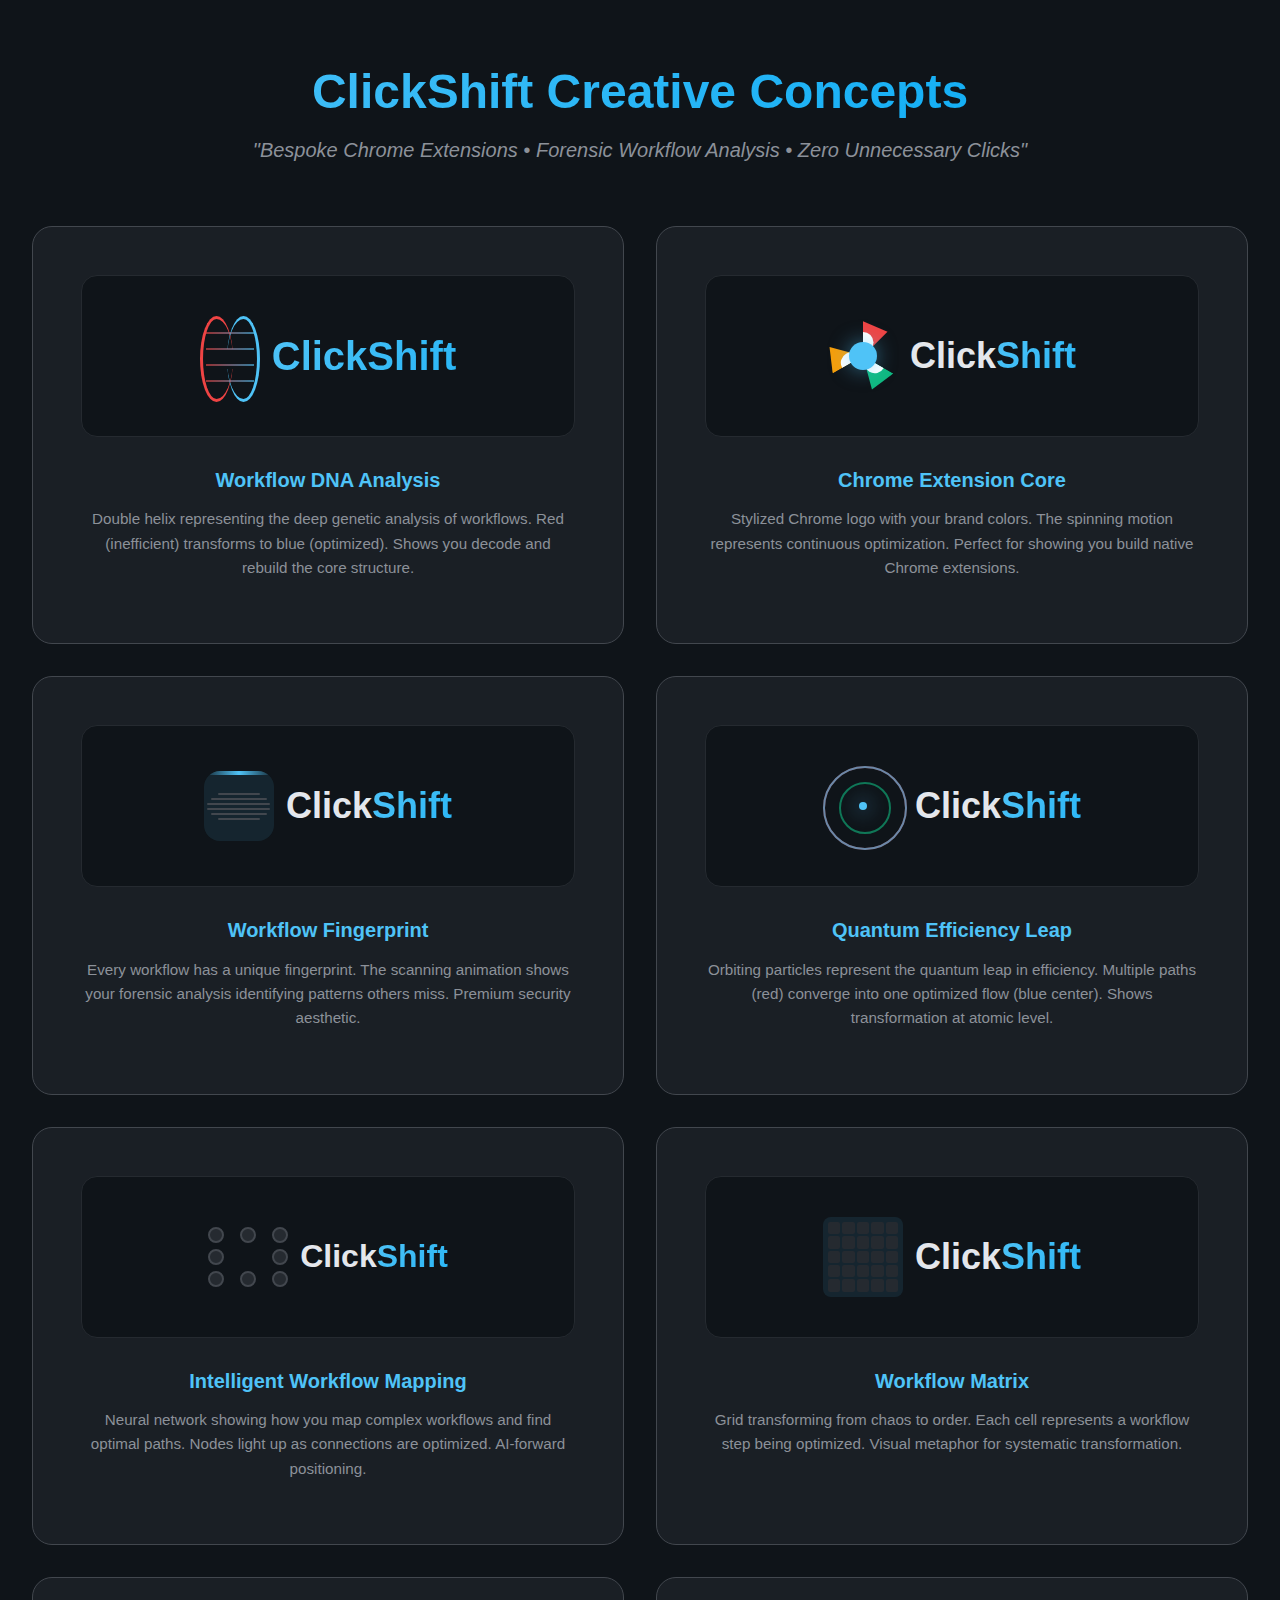
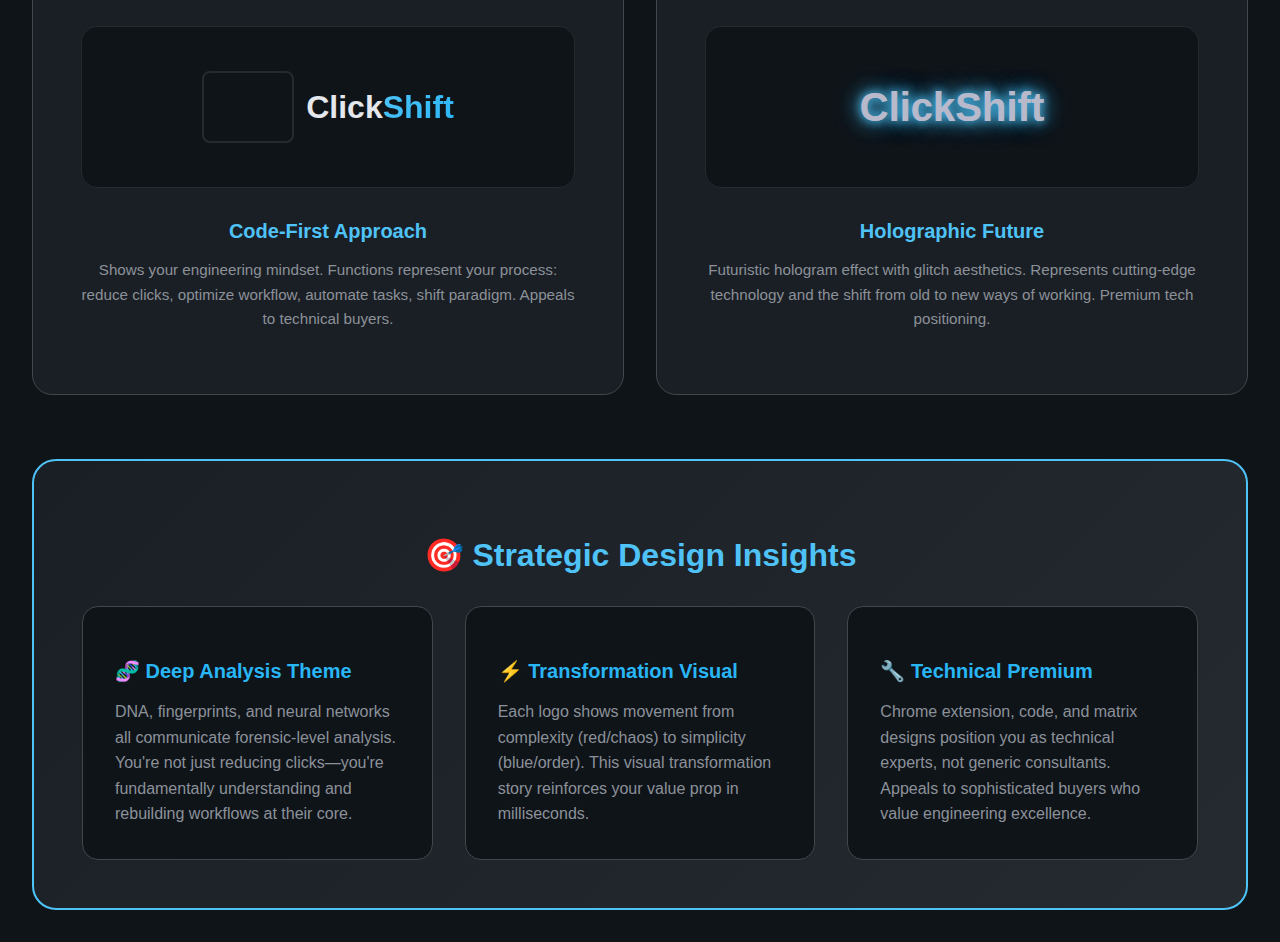
<file: clickshift-main/AutoSite/references/clickshift-creative-logos.html>
<!DOCTYPE html>
<html lang="en">
<head>
    <meta charset="UTF-8">
    <meta name="viewport" content="width=device-width, initial-scale=1.0">
    <title>ClickShift - Creative Bespoke Extension Logos</title>
    <style>
        body {
            font-family: 'Inter', -apple-system, BlinkMacSystemFont, 'Segoe UI', Roboto, sans-serif;
            background: #0f1419;
            margin: 0;
            padding: 2rem;
            color: #e4e7ec;
        }
        
        .container {
            max-width: 1400px;
            margin: 0 auto;
        }
        
        h1 {
            text-align: center;
            margin-bottom: 1rem;
            font-size: 3rem;
            font-weight: 800;
            background: linear-gradient(135deg, #4fc3f7 0%, #29b6f6 50%, #03a9f4 100%);
            -webkit-background-clip: text;
            -webkit-text-fill-color: transparent;
            background-clip: text;
        }
        
        .tagline {
            text-align: center;
            font-size: 1.25rem;
            color: #8c9199;
            margin-bottom: 4rem;
            font-style: italic;
        }
        
        .logo-grid {
            display: grid;
            grid-template-columns: repeat(auto-fit, minmax(400px, 1fr));
            gap: 2rem;
            margin-bottom: 3rem;
        }
        
        .logo-card {
            background: #1a1f25;
            border-radius: 20px;
            padding: 3rem;
            border: 1px solid #42474e;
            text-align: center;
            transition: all 0.4s cubic-bezier(0.4, 0, 0.2, 1);
            position: relative;
            overflow: hidden;
        }
        
        .logo-card::before {
            content: '';
            position: absolute;
            top: 0;
            left: 0;
            right: 0;
            bottom: 0;
            background: radial-gradient(circle at var(--mouse-x, 50%) var(--mouse-y, 50%), rgba(79, 195, 247, 0.1) 0%, transparent 50%);
            opacity: 0;
            transition: opacity 0.3s ease;
            pointer-events: none;
        }
        
        .logo-card:hover::before {
            opacity: 1;
        }
        
        .logo-card:hover {
            transform: translateY(-8px);
            border-color: #4fc3f7;
            box-shadow: 0 20px 40px rgba(79, 195, 247, 0.2);
        }
        
        .logo-display {
            height: 160px;
            display: flex;
            align-items: center;
            justify-content: center;
            margin-bottom: 2rem;
            background: #0f1419;
            border-radius: 16px;
            position: relative;
            overflow: hidden;
            border: 1px solid #252a30;
        }
        
        .logo-title {
            font-weight: 700;
            margin-bottom: 0.75rem;
            color: #4fc3f7;
            font-size: 1.25rem;
        }
        
        .logo-description {
            font-size: 0.95rem;
            color: #8c9199;
            line-height: 1.6;
        }
        
        /* Logo 1 - Workflow DNA */
        .logo-dna {
            font-size: 2.5rem;
            font-weight: 800;
            display: flex;
            align-items: center;
            gap: 0.75rem;
        }
        
        .dna-helix {
            width: 60px;
            height: 80px;
            position: relative;
        }
        
        .dna-strand {
            position: absolute;
            width: 100%;
            height: 100%;
        }
        
        .dna-curve {
            position: absolute;
            width: 50%;
            height: 100%;
            border: 3px solid;
            border-radius: 50%;
            top: 0;
        }
        
        .dna-curve.left {
            left: 0;
            border-color: #ef4444;
            border-right: none;
            animation: dnaRotateLeft 4s ease-in-out infinite;
            transform-origin: right center;
        }
        
        .dna-curve.right {
            right: 0;
            border-color: #4fc3f7;
            border-left: none;
            animation: dnaRotateRight 4s ease-in-out infinite;
            transform-origin: left center;
        }
        
        @keyframes dnaRotateLeft {
            0%, 100% { transform: rotateY(0deg); z-index: 2; }
            50% { transform: rotateY(180deg); z-index: 1; }
        }
        
        @keyframes dnaRotateRight {
            0%, 100% { transform: rotateY(180deg); z-index: 1; }
            50% { transform: rotateY(0deg); z-index: 2; }
        }
        
        .dna-connectors {
            position: absolute;
            width: 100%;
            height: 100%;
        }
        
        .dna-connector {
            position: absolute;
            width: 80%;
            height: 2px;
            background: linear-gradient(90deg, #ef4444, #4fc3f7);
            left: 10%;
            opacity: 0.6;
        }
        
        .dna-connector:nth-child(1) { top: 20%; }
        .dna-connector:nth-child(2) { top: 40%; }
        .dna-connector:nth-child(3) { top: 60%; }
        .dna-connector:nth-child(4) { top: 80%; }
        
        .dna-text {
            background: linear-gradient(135deg, #4fc3f7 0%, #29b6f6 100%);
            -webkit-background-clip: text;
            -webkit-text-fill-color: transparent;
            background-clip: text;
        }
        
        /* Logo 2 - Chrome Extension Morph */
        .logo-chrome {
            font-size: 2.25rem;
            font-weight: 800;
            display: flex;
            align-items: center;
            gap: 0.75rem;
        }
        
        .chrome-morph {
            width: 70px;
            height: 70px;
            position: relative;
        }
        
        .chrome-icon {
            width: 100%;
            height: 100%;
            position: relative;
            animation: chromeSpin 8s linear infinite;
        }
        
        @keyframes chromeSpin {
            from { transform: rotate(0deg); }
            to { transform: rotate(360deg); }
        }
        
        .chrome-center {
            position: absolute;
            width: 40%;
            height: 40%;
            background: #4fc3f7;
            border-radius: 50%;
            top: 50%;
            left: 50%;
            transform: translate(-50%, -50%);
            z-index: 3;
            box-shadow: 0 0 20px rgba(79, 195, 247, 0.5);
        }
        
        .chrome-piece {
            position: absolute;
            width: 100%;
            height: 100%;
            clip-path: polygon(50% 50%, 50% 0%, 85% 15%);
            transform-origin: center;
        }
        
        .chrome-piece:nth-child(1) {
            background: #ef4444;
            transform: rotate(0deg);
        }
        
        .chrome-piece:nth-child(2) {
            background: #10b981;
            transform: rotate(120deg);
        }
        
        .chrome-piece:nth-child(3) {
            background: #f59e0b;
            transform: rotate(240deg);
        }
        
        .chrome-piece::after {
            content: '';
            position: absolute;
            width: 30%;
            height: 30%;
            background: white;
            border-radius: 50%;
            top: 15%;
            left: 50%;
            transform: translateX(-50%);
        }
        
        .chrome-text {
            color: #e4e7ec;
        }
        
        .chrome-text span:last-child {
            background: linear-gradient(135deg, #4fc3f7 0%, #29b6f6 100%);
            -webkit-background-clip: text;
            -webkit-text-fill-color: transparent;
            background-clip: text;
        }
        
        /* Logo 3 - Fingerprint Analysis */
        .logo-fingerprint {
            font-size: 2.25rem;
            font-weight: 700;
            display: flex;
            align-items: center;
            gap: 0.75rem;
        }
        
        .fingerprint-scan {
            width: 70px;
            height: 70px;
            position: relative;
            border-radius: 16px;
            overflow: hidden;
            background: rgba(79, 195, 247, 0.1);
        }
        
        .fingerprint-lines {
            position: absolute;
            width: 100%;
            height: 100%;
            display: flex;
            flex-direction: column;
            justify-content: center;
            align-items: center;
            gap: 3px;
        }
        
        .fingerprint-line {
            width: 80%;
            height: 2px;
            background: #42474e;
            border-radius: 1px;
            position: relative;
            overflow: hidden;
        }
        
        .fingerprint-line::after {
            content: '';
            position: absolute;
            top: 0;
            left: -100%;
            width: 100%;
            height: 100%;
            background: #4fc3f7;
            animation: scanLine 3s ease-in-out infinite;
        }
        
        .fingerprint-line:nth-child(1) { width: 60%; animation-delay: 0s; }
        .fingerprint-line:nth-child(2) { width: 80%; animation-delay: 0.1s; }
        .fingerprint-line:nth-child(3) { width: 90%; animation-delay: 0.2s; }
        .fingerprint-line:nth-child(4) { width: 90%; animation-delay: 0.3s; }
        .fingerprint-line:nth-child(5) { width: 80%; animation-delay: 0.4s; }
        .fingerprint-line:nth-child(6) { width: 60%; animation-delay: 0.5s; }
        
        @keyframes scanLine {
            0%, 100% { left: -100%; }
            50% { left: 100%; }
        }
        
        .fingerprint-scanner {
            position: absolute;
            width: 100%;
            height: 4px;
            background: linear-gradient(90deg, transparent, #4fc3f7, transparent);
            top: 0;
            animation: scanVertical 3s ease-in-out infinite;
        }
        
        @keyframes scanVertical {
            0%, 100% { top: 0; opacity: 0; }
            10%, 90% { opacity: 1; }
            50% { top: calc(100% - 4px); }
        }
        
        .fingerprint-text {
            color: #e4e7ec;
        }
        
        .fingerprint-text span:last-child {
            background: linear-gradient(135deg, #4fc3f7 0%, #29b6f6 100%);
            -webkit-background-clip: text;
            -webkit-text-fill-color: transparent;
            background-clip: text;
        }
        
        /* Logo 4 - Quantum Shift */
        .logo-quantum {
            font-size: 2.25rem;
            font-weight: 800;
            display: flex;
            align-items: center;
            gap: 0.75rem;
        }
        
        .quantum-field {
            width: 80px;
            height: 80px;
            position: relative;
        }
        
        .quantum-orbit {
            position: absolute;
            border: 2px solid;
            border-radius: 50%;
            opacity: 0.6;
        }
        
        .quantum-orbit:nth-child(1) {
            width: 100%;
            height: 100%;
            border-color: #ef4444;
            animation: quantumRotate1 4s linear infinite;
        }
        
        .quantum-orbit:nth-child(2) {
            width: 100%;
            height: 100%;
            border-color: #4fc3f7;
            animation: quantumRotate2 3s linear infinite reverse;
        }
        
        .quantum-orbit:nth-child(3) {
            width: 60%;
            height: 60%;
            top: 20%;
            left: 20%;
            border-color: #10b981;
            animation: quantumRotate3 2s linear infinite;
        }
        
        @keyframes quantumRotate1 {
            from { transform: rotate(0deg) rotateX(60deg); }
            to { transform: rotate(360deg) rotateX(60deg); }
        }
        
        @keyframes quantumRotate2 {
            from { transform: rotate(0deg) rotateY(60deg); }
            to { transform: rotate(360deg) rotateY(60deg); }
        }
        
        @keyframes quantumRotate3 {
            from { transform: rotate(0deg) rotateZ(45deg); }
            to { transform: rotate(360deg) rotateZ(45deg); }
        }
        
        .quantum-particle {
            position: absolute;
            width: 8px;
            height: 8px;
            background: #4fc3f7;
            border-radius: 50%;
            top: 50%;
            left: 50%;
            transform: translate(-50%, -50%);
            box-shadow: 0 0 20px #4fc3f7;
            animation: quantumPulse 2s ease-in-out infinite;
        }
        
        @keyframes quantumPulse {
            0%, 100% { transform: translate(-50%, -50%) scale(1); opacity: 1; }
            50% { transform: translate(-50%, -50%) scale(1.5); opacity: 0.6; }
        }
        
        .quantum-text {
            color: #e4e7ec;
        }
        
        .quantum-text span:last-child {
            background: linear-gradient(135deg, #4fc3f7 0%, #29b6f6 100%);
            -webkit-background-clip: text;
            -webkit-text-fill-color: transparent;
            background-clip: text;
        }
        
        /* Logo 5 - Neural Network */
        .logo-neural {
            font-size: 2rem;
            font-weight: 700;
            display: flex;
            align-items: center;
            gap: 0.75rem;
        }
        
        .neural-network {
            width: 80px;
            height: 60px;
            position: relative;
        }
        
        .neural-layer {
            position: absolute;
            height: 100%;
            display: flex;
            flex-direction: column;
            justify-content: space-between;
        }
        
        .neural-layer:nth-child(1) { left: 0; }
        .neural-layer:nth-child(2) { left: 50%; transform: translateX(-50%); }
        .neural-layer:nth-child(3) { right: 0; }
        
        .neural-node {
            width: 12px;
            height: 12px;
            background: #252a30;
            border: 2px solid #42474e;
            border-radius: 50%;
            position: relative;
            transition: all 0.3s ease;
        }
        
        .neural-node.active {
            background: #4fc3f7;
            border-color: #4fc3f7;
            box-shadow: 0 0 10px #4fc3f7;
        }
        
        .neural-connection {
            position: absolute;
            height: 1px;
            background: #42474e;
            transform-origin: left center;
        }
        
        .neural-connection.active {
            background: linear-gradient(90deg, #4fc3f7, #29b6f6);
            height: 2px;
        }
        
        .neural-text {
            color: #e4e7ec;
        }
        
        .neural-text span:last-child {
            background: linear-gradient(135deg, #4fc3f7 0%, #29b6f6 100%);
            -webkit-background-clip: text;
            -webkit-text-fill-color: transparent;
            background-clip: text;
        }
        
        /* Logo 6 - Matrix Transform */
        .logo-matrix {
            font-size: 2.25rem;
            font-weight: 800;
            display: flex;
            align-items: center;
            gap: 0.75rem;
        }
        
        .matrix-grid {
            width: 70px;
            height: 70px;
            position: relative;
            display: grid;
            grid-template-columns: repeat(5, 1fr);
            grid-template-rows: repeat(5, 1fr);
            gap: 2px;
            padding: 5px;
            background: rgba(79, 195, 247, 0.1);
            border-radius: 8px;
        }
        
        .matrix-cell {
            background: #252a30;
            border-radius: 2px;
            transition: all 0.3s ease;
            position: relative;
            overflow: hidden;
        }
        
        .matrix-cell::after {
            content: '';
            position: absolute;
            top: 50%;
            left: 50%;
            width: 0;
            height: 0;
            background: #4fc3f7;
            border-radius: 50%;
            transform: translate(-50%, -50%);
            transition: all 0.5s ease;
        }
        
        .matrix-cell.active::after {
            width: 100%;
            height: 100%;
            border-radius: 2px;
        }
        
        .matrix-text {
            color: #e4e7ec;
        }
        
        .matrix-text span:last-child {
            background: linear-gradient(135deg, #4fc3f7 0%, #29b6f6 100%);
            -webkit-background-clip: text;
            -webkit-text-fill-color: transparent;
            background-clip: text;
        }
        
        /* Logo 7 - Code Injection */
        .logo-code {
            font-size: 2rem;
            font-weight: 700;
            display: flex;
            align-items: center;
            gap: 0.75rem;
        }
        
        .code-injection {
            width: 80px;
            height: 60px;
            position: relative;
            background: #0f1419;
            border: 2px solid #252a30;
            border-radius: 8px;
            overflow: hidden;
            font-family: 'Monaco', 'Courier New', monospace;
            font-size: 0.65rem;
            padding: 4px;
            color: #8c9199;
        }
        
        .code-line {
            opacity: 0;
            animation: codeType 4s ease-in-out infinite;
            white-space: nowrap;
            overflow: hidden;
        }
        
        .code-line:nth-child(1) { animation-delay: 0s; color: #ef4444; }
        .code-line:nth-child(2) { animation-delay: 0.5s; color: #4fc3f7; }
        .code-line:nth-child(3) { animation-delay: 1s; color: #10b981; }
        .code-line:nth-child(4) { animation-delay: 1.5s; color: #f59e0b; }
        
        @keyframes codeType {
            0% { opacity: 0; transform: translateX(-10px); }
            20%, 80% { opacity: 1; transform: translateX(0); }
            100% { opacity: 0; transform: translateX(10px); }
        }
        
        .code-cursor {
            display: inline-block;
            width: 8px;
            height: 12px;
            background: #4fc3f7;
            animation: blink 1s infinite;
            vertical-align: text-bottom;
        }
        
        @keyframes blink {
            0%, 50% { opacity: 1; }
            51%, 100% { opacity: 0; }
        }
        
        .code-text {
            color: #e4e7ec;
        }
        
        .code-text span:last-child {
            background: linear-gradient(135deg, #4fc3f7 0%, #29b6f6 100%);
            -webkit-background-clip: text;
            -webkit-text-fill-color: transparent;
            background-clip: text;
        }
        
        /* Logo 8 - Holographic */
        .logo-hologram {
            font-size: 2.5rem;
            font-weight: 800;
            position: relative;
            color: #e4e7ec;
            text-shadow: 
                0 0 10px rgba(79, 195, 247, 0.8),
                0 0 20px rgba(79, 195, 247, 0.6),
                0 0 30px rgba(79, 195, 247, 0.4);
            animation: hologramFlicker 3s ease-in-out infinite;
        }
        
        .logo-hologram::before,
        .logo-hologram::after {
            content: 'ClickShift';
            position: absolute;
            top: 0;
            left: 0;
            opacity: 0.3;
        }
        
        .logo-hologram::before {
            color: #ef4444;
            animation: hologramGlitch1 2s ease-in-out infinite;
        }
        
        .logo-hologram::after {
            color: #4fc3f7;
            animation: hologramGlitch2 2s ease-in-out infinite;
        }
        
        @keyframes hologramFlicker {
            0%, 100% { opacity: 1; }
            50% { opacity: 0.9; }
        }
        
        @keyframes hologramGlitch1 {
            0%, 100% { transform: translate(0); }
            20% { transform: translate(-2px, 2px); }
            40% { transform: translate(2px, -2px); }
        }
        
        @keyframes hologramGlitch2 {
            0%, 100% { transform: translate(0); }
            30% { transform: translate(2px, 2px); }
            60% { transform: translate(-2px, -2px); }
        }
        
        /* Signature Section */
        .signature-section {
            margin-top: 4rem;
            padding: 3rem;
            background: linear-gradient(135deg, #1a1f25 0%, #252a30 100%);
            border-radius: 24px;
            border: 2px solid #4fc3f7;
            text-align: center;
        }
        
        .signature-title {
            font-size: 2rem;
            color: #4fc3f7;
            margin-bottom: 2rem;
        }
        
        .signature-grid {
            display: grid;
            grid-template-columns: repeat(auto-fit, minmax(300px, 1fr));
            gap: 2rem;
            margin-top: 2rem;
        }
        
        .signature-insight {
            background: #0f1419;
            padding: 2rem;
            border-radius: 16px;
            border: 1px solid #42474e;
            text-align: left;
        }
        
        .signature-insight h3 {
            color: #29b6f6;
            margin-bottom: 1rem;
            font-size: 1.25rem;
        }
        
        .signature-insight p {
            color: #8c9199;
            line-height: 1.6;
            margin: 0;
        }
        
        /* Interactive effects */
        @media (min-width: 768px) {
            .logo-card {
                cursor: pointer;
            }
        }
    </style>
</head>
<body>
    <div class="container">
        <h1>ClickShift Creative Concepts</h1>
        <p class="tagline">"Bespoke Chrome Extensions • Forensic Workflow Analysis • Zero Unnecessary Clicks"</p>
        
        <div class="logo-grid">
            <!-- Logo 1: Workflow DNA -->
            <div class="logo-card">
                <div class="logo-display">
                    <div class="logo-dna">
                        <div class="dna-helix">
                            <div class="dna-strand">
                                <div class="dna-curve left"></div>
                                <div class="dna-curve right"></div>
                            </div>
                            <div class="dna-connectors">
                                <div class="dna-connector"></div>
                                <div class="dna-connector"></div>
                                <div class="dna-connector"></div>
                                <div class="dna-connector"></div>
                            </div>
                        </div>
                        <span class="dna-text">ClickShift</span>
                    </div>
                </div>
                <h3 class="logo-title">Workflow DNA Analysis</h3>
                <p class="logo-description">Double helix representing the deep genetic analysis of workflows. Red (inefficient) transforms to blue (optimized). Shows you decode and rebuild the core structure.</p>
            </div>
            
            <!-- Logo 2: Chrome Extension Morph -->
            <div class="logo-card">
                <div class="logo-display">
                    <div class="logo-chrome">
                        <div class="chrome-morph">
                            <div class="chrome-icon">
                                <div class="chrome-piece"></div>
                                <div class="chrome-piece"></div>
                                <div class="chrome-piece"></div>
                                <div class="chrome-center"></div>
                            </div>
                        </div>
                        <div class="chrome-text">
                            <span>Click</span><span>Shift</span>
                        </div>
                    </div>
                </div>
                <h3 class="logo-title">Chrome Extension Core</h3>
                <p class="logo-description">Stylized Chrome logo with your brand colors. The spinning motion represents continuous optimization. Perfect for showing you build native Chrome extensions.</p>
            </div>
            
            <!-- Logo 3: Fingerprint Analysis -->
            <div class="logo-card">
                <div class="logo-display">
                    <div class="logo-fingerprint">
                        <div class="fingerprint-scan">
                            <div class="fingerprint-lines">
                                <div class="fingerprint-line"></div>
                                <div class="fingerprint-line"></div>
                                <div class="fingerprint-line"></div>
                                <div class="fingerprint-line"></div>
                                <div class="fingerprint-line"></div>
                                <div class="fingerprint-line"></div>
                            </div>
                            <div class="fingerprint-scanner"></div>
                        </div>
                        <div class="fingerprint-text">
                            <span>Click</span><span>Shift</span>
                        </div>
                    </div>
                </div>
                <h3 class="logo-title">Workflow Fingerprint</h3>
                <p class="logo-description">Every workflow has a unique fingerprint. The scanning animation shows your forensic analysis identifying patterns others miss. Premium security aesthetic.</p>
            </div>
            
            <!-- Logo 4: Quantum Shift -->
            <div class="logo-card">
                <div class="logo-display">
                    <div class="logo-quantum">
                        <div class="quantum-field">
                            <div class="quantum-orbit"></div>
                            <div class="quantum-orbit"></div>
                            <div class="quantum-orbit"></div>
                            <div class="quantum-particle"></div>
                        </div>
                        <div class="quantum-text">
                            <span>Click</span><span>Shift</span>
                        </div>
                    </div>
                </div>
                <h3 class="logo-title">Quantum Efficiency Leap</h3>
                <p class="logo-description">Orbiting particles represent the quantum leap in efficiency. Multiple paths (red) converge into one optimized flow (blue center). Shows transformation at atomic level.</p>
            </div>
            
            <!-- Logo 5: Neural Network -->
            <div class="logo-card">
                <div class="logo-display">
                    <div class="logo-neural">
                        <div class="neural-network">
                            <div class="neural-layer">
                                <div class="neural-node"></div>
                                <div class="neural-node"></div>
                                <div class="neural-node"></div>
                            </div>
                            <div class="neural-layer">
                                <div class="neural-node"></div>
                                <div class="neural-node"></div>
                            </div>
                            <div class="neural-layer">
                                <div class="neural-node"></div>
                                <div class="neural-node"></div>
                                <div class="neural-node"></div>
                            </div>
                        </div>
                        <div class="neural-text">
                            <span>Click</span><span>Shift</span>
                        </div>
                    </div>
                </div>
                <h3 class="logo-title">Intelligent Workflow Mapping</h3>
                <p class="logo-description">Neural network showing how you map complex workflows and find optimal paths. Nodes light up as connections are optimized. AI-forward positioning.</p>
            </div>
            
            <!-- Logo 6: Matrix Transform -->
            <div class="logo-card">
                <div class="logo-display">
                    <div class="logo-matrix">
                        <div class="matrix-grid" id="matrixGrid">
                            <!-- 25 cells will be generated by JS -->
                        </div>
                        <div class="matrix-text">
                            <span>Click</span><span>Shift</span>
                        </div>
                    </div>
                </div>
                <h3 class="logo-title">Workflow Matrix</h3>
                <p class="logo-description">Grid transforming from chaos to order. Each cell represents a workflow step being optimized. Visual metaphor for systematic transformation.</p>
            </div>
            
            <!-- Logo 7: Code Injection -->
            <div class="logo-card">
                <div class="logo-display">
                    <div class="logo-code">
                        <div class="code-injection">
                            <div class="code-line">reduce()</div>
                            <div class="code-line">optimize()</div>
                            <div class="code-line">automate()</div>
                            <div class="code-line">shift()<span class="code-cursor"></span></div>
                        </div>
                        <div class="code-text">
                            <span>Click</span><span>Shift</span>
                        </div>
                    </div>
                </div>
                <h3 class="logo-title">Code-First Approach</h3>
                <p class="logo-description">Shows your engineering mindset. Functions represent your process: reduce clicks, optimize workflow, automate tasks, shift paradigm. Appeals to technical buyers.</p>
            </div>
            
            <!-- Logo 8: Holographic -->
            <div class="logo-card">
                <div class="logo-display">
                    <div class="logo-hologram">ClickShift</div>
                </div>
                <h3 class="logo-title">Holographic Future</h3>
                <p class="logo-description">Futuristic hologram effect with glitch aesthetics. Represents cutting-edge technology and the shift from old to new ways of working. Premium tech positioning.</p>
            </div>
        </div>
        
        <!-- Signature Insights -->
        <div class="signature-section">
            <h2 class="signature-title">🎯 Strategic Design Insights</h2>
            <div class="signature-grid">
                <div class="signature-insight">
                    <h3>🧬 Deep Analysis Theme</h3>
                    <p>DNA, fingerprints, and neural networks all communicate forensic-level analysis. You're not just reducing clicks—you're fundamentally understanding and rebuilding workflows at their core.</p>
                </div>
                <div class="signature-insight">
                    <h3>⚡ Transformation Visual</h3>
                    <p>Each logo shows movement from complexity (red/chaos) to simplicity (blue/order). This visual transformation story reinforces your value prop in milliseconds.</p>
                </div>
                <div class="signature-insight">
                    <h3>🔧 Technical Premium</h3>
                    <p>Chrome extension, code, and matrix designs position you as technical experts, not generic consultants. Appeals to sophisticated buyers who value engineering excellence.</p>
                </div>
            </div>
        </div>
    </div>
    
    <script>
        // Matrix grid animation
        const matrixGrid = document.getElementById('matrixGrid');
        for (let i = 0; i < 25; i++) {
            const cell = document.createElement('div');
            cell.className = 'matrix-cell';
            matrixGrid.appendChild(cell);
        }
        
        const matrixCells = matrixGrid.querySelectorAll('.matrix-cell');
        let currentPattern = 0;
        
        const patterns = [
            [0, 6, 12, 18, 24], // Diagonal
            [10, 11, 12, 13, 14], // Middle row
            [2, 7, 12, 17, 22], // Center column
            [0, 1, 2, 3, 4, 5, 9, 10, 14, 15, 19, 20, 21, 22, 23, 24], // Border
            [6, 7, 8, 11, 12, 13, 16, 17, 18], // Plus sign
        ];
        
        setInterval(() => {
            matrixCells.forEach(cell => cell.classList.remove('active'));
            patterns[currentPattern].forEach(index => {
                matrixCells[index].classList.add('active');
            });
            currentPattern = (currentPattern + 1) % patterns.length;
        }, 1500);
        
        // Neural network animation
        const neuralNodes = document.querySelectorAll('.neural-node');
        let neuralStep = 0;
        
        setInterval(() => {
            neuralNodes.forEach(node => node.classList.remove('active'));
            if (neuralStep < 3) {
                neuralNodes[neuralStep].classList.add('active');
                neuralNodes[neuralStep + 3].classList.add('active');
            } else {
                neuralNodes[5].classList.add('active');
                neuralNodes[6].classList.add('active');
                neuralNodes[7].classList.add('active');
            }
            neuralStep = (neuralStep + 1) % 5;
        }, 800);
        
        // Mouse tracking for cards
        document.querySelectorAll('.logo-card').forEach(card => {
            card.addEventListener('mousemove', (e) => {
                const rect = card.getBoundingClientRect();
                const x = ((e.clientX - rect.left) / rect.width) * 100;
                const y = ((e.clientY - rect.top) / rect.height) * 100;
                card.style.setProperty('--mouse-x', `${x}%`);
                card.style.setProperty('--mouse-y', `${y}%`);
            });
        });
    </script>
</body>
</html>
</file>
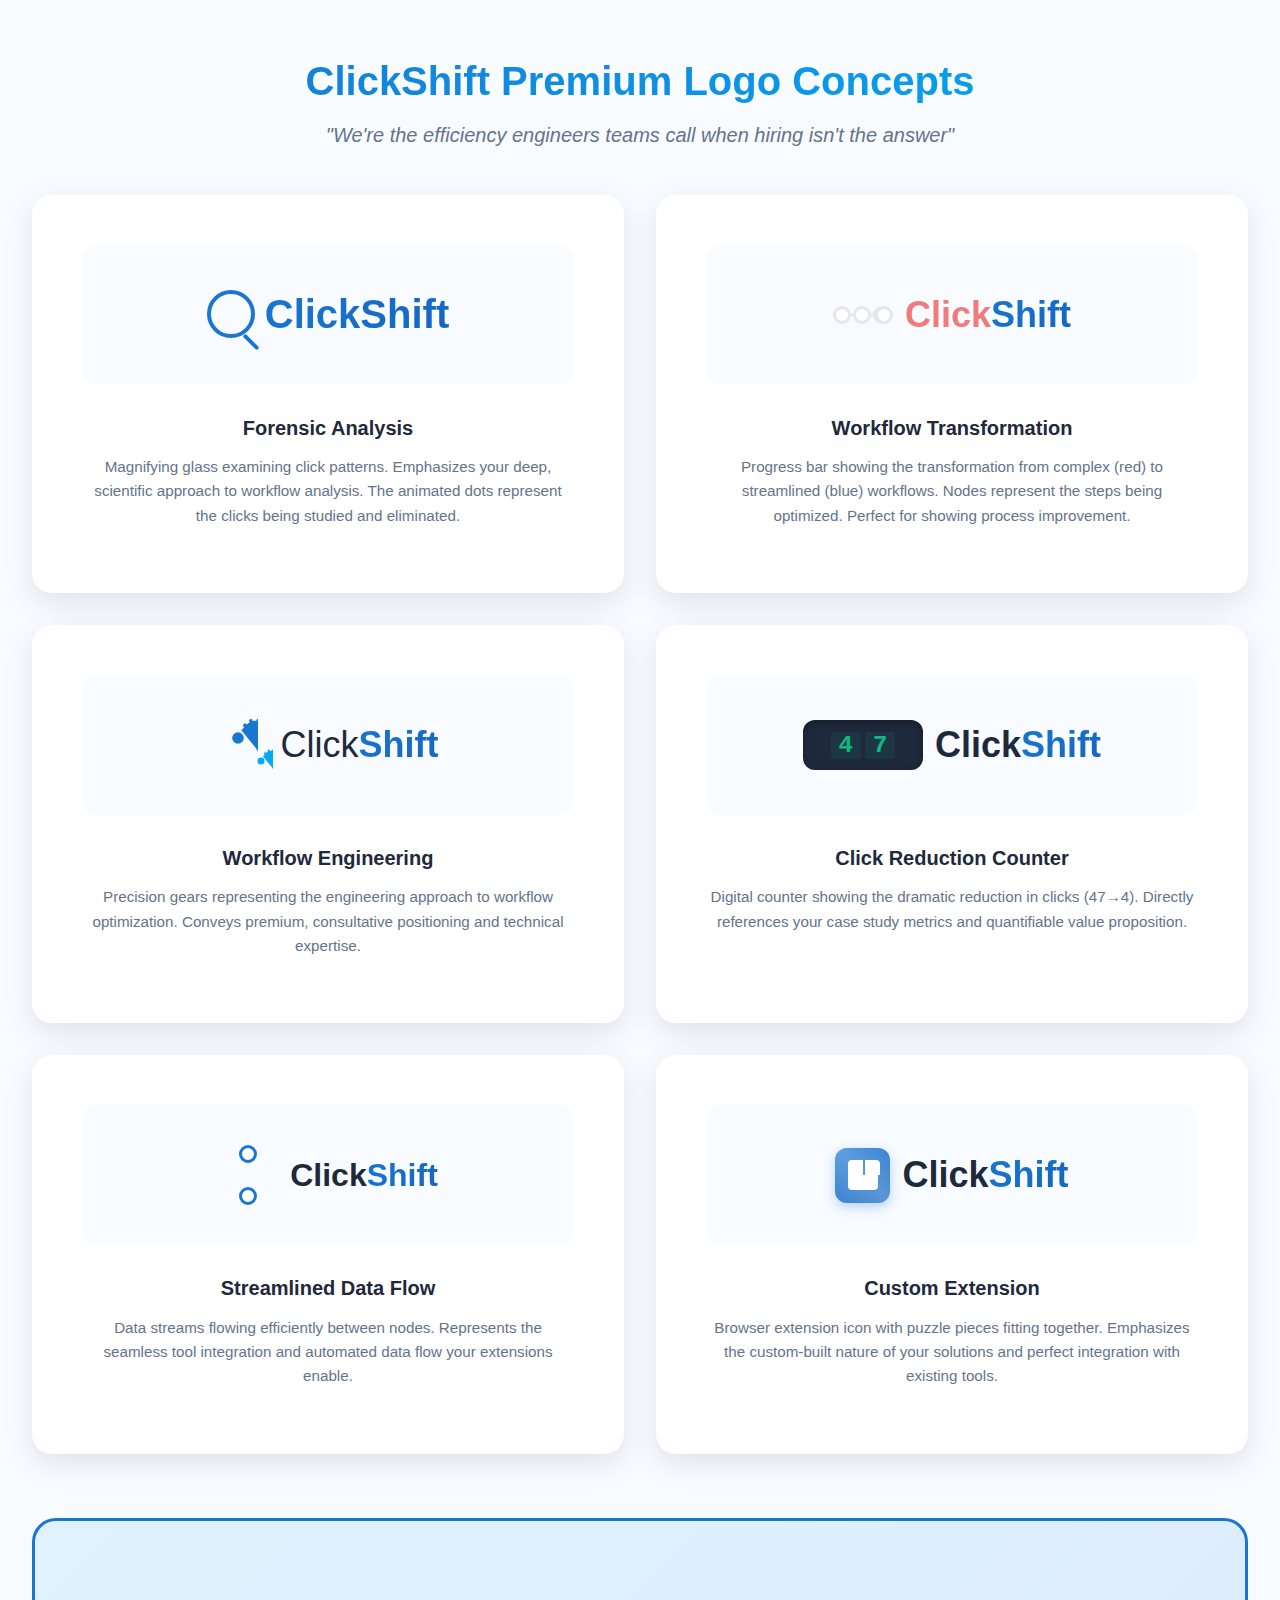
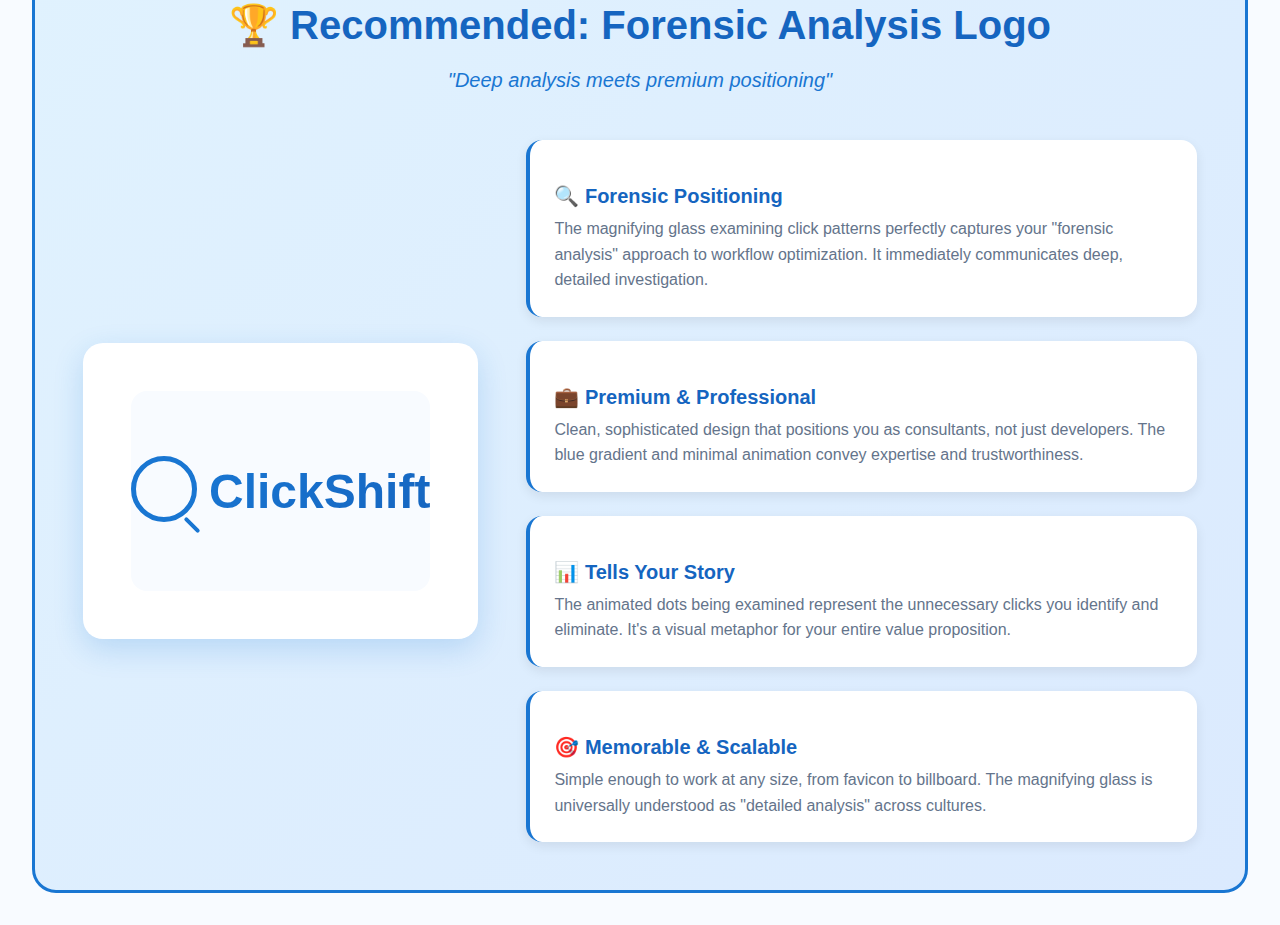
<file: clickshift-main/AutoSite/references/clickshift-premium-logos.html>
<!DOCTYPE html>
<html lang="en">
<head>
    <meta charset="UTF-8">
    <meta name="viewport" content="width=device-width, initial-scale=1.0">
    <title>ClickShift - Premium Logo Concepts</title>
    <style>
        body {
            font-family: 'Inter', -apple-system, BlinkMacSystemFont, 'Segoe UI', Roboto, sans-serif;
            background: #f8fbff;
            margin: 0;
            padding: 2rem;
            color: #1e293b;
        }
        
        .container {
            max-width: 1400px;
            margin: 0 auto;
        }
        
        h1 {
            text-align: center;
            margin-bottom: 1rem;
            font-size: 2.5rem;
            font-weight: 800;
            background: linear-gradient(135deg, #1976d2 0%, #03a9f4 100%);
            -webkit-background-clip: text;
            -webkit-text-fill-color: transparent;
            background-clip: text;
        }
        
        .tagline {
            text-align: center;
            font-size: 1.25rem;
            color: #64748b;
            margin-bottom: 3rem;
            font-style: italic;
        }
        
        .logo-grid {
            display: grid;
            grid-template-columns: repeat(auto-fit, minmax(400px, 1fr));
            gap: 2rem;
            margin-bottom: 3rem;
        }
        
        .logo-card {
            background: white;
            border-radius: 20px;
            padding: 3rem;
            box-shadow: 0 10px 30px rgba(0, 0, 0, 0.1);
            text-align: center;
            transition: all 0.3s ease;
            border: 2px solid transparent;
        }
        
        .logo-card:hover {
            transform: translateY(-8px);
            box-shadow: 0 20px 40px rgba(0, 0, 0, 0.15);
            border-color: #1976d2;
        }
        
        .logo-display {
            height: 140px;
            display: flex;
            align-items: center;
            justify-content: center;
            margin-bottom: 2rem;
            background: #f8fbff;
            border-radius: 16px;
            position: relative;
            overflow: hidden;
        }
        
        .logo-title {
            font-weight: 700;
            margin-bottom: 0.75rem;
            color: #1e293b;
            font-size: 1.25rem;
        }
        
        .logo-description {
            font-size: 0.95rem;
            color: #64748b;
            line-height: 1.6;
        }
        
        /* Logo 1 - Forensic Analysis */
        .logo-forensic {
            font-size: 2.5rem;
            font-weight: 800;
            display: flex;
            align-items: center;
            gap: 0.5rem;
        }
        
        .forensic-icon {
            width: 50px;
            height: 50px;
            position: relative;
        }
        
        .magnifier {
            width: 40px;
            height: 40px;
            border: 4px solid #1976d2;
            border-radius: 50%;
            position: absolute;
            top: 0;
            left: 0;
            transition: all 0.4s ease;
        }
        
        .magnifier::after {
            content: '';
            position: absolute;
            width: 20px;
            height: 4px;
            background: #1976d2;
            bottom: -10px;
            right: -10px;
            transform: rotate(45deg);
            border-radius: 2px;
        }
        
        .click-dots {
            position: absolute;
            top: 50%;
            left: 50%;
            transform: translate(-50%, -50%);
        }
        
        .click-dot {
            width: 4px;
            height: 4px;
            background: #ef4444;
            border-radius: 50%;
            position: absolute;
            opacity: 0;
            animation: dotFade 2s infinite;
        }
        
        .click-dot:nth-child(1) { top: -8px; left: -8px; animation-delay: 0s; }
        .click-dot:nth-child(2) { top: -8px; right: -8px; animation-delay: 0.2s; }
        .click-dot:nth-child(3) { bottom: -8px; left: -8px; animation-delay: 0.4s; }
        .click-dot:nth-child(4) { bottom: -8px; right: -8px; animation-delay: 0.6s; }
        
        @keyframes dotFade {
            0%, 100% { opacity: 0; transform: scale(0.5); }
            50% { opacity: 1; transform: scale(1); }
        }
        
        .forensic-text {
            background: linear-gradient(135deg, #1976d2 0%, #1565c0 100%);
            -webkit-background-clip: text;
            -webkit-text-fill-color: transparent;
            background-clip: text;
        }
        
        /* Logo 2 - Workflow Transformation */
        .logo-workflow {
            display: flex;
            align-items: center;
            gap: 0.75rem;
        }
        
        .workflow-icon {
            width: 60px;
            height: 60px;
            position: relative;
        }
        
        .workflow-path {
            width: 100%;
            height: 100%;
            position: relative;
        }
        
        .path-line {
            position: absolute;
            height: 3px;
            background: #e5e7eb;
            top: 50%;
            left: 0;
            right: 0;
            transform: translateY(-50%);
        }
        
        .path-line::after {
            content: '';
            position: absolute;
            height: 100%;
            background: linear-gradient(90deg, #ef4444, #1976d2);
            left: 0;
            animation: pathProgress 3s ease-in-out infinite;
        }
        
        @keyframes pathProgress {
            0% { width: 0%; }
            100% { width: 100%; }
        }
        
        .path-node {
            width: 12px;
            height: 12px;
            background: white;
            border: 3px solid #e5e7eb;
            border-radius: 50%;
            position: absolute;
            top: 50%;
            transform: translateY(-50%);
            z-index: 2;
            transition: all 0.3s ease;
        }
        
        .path-node:nth-child(2) { left: 0; }
        .path-node:nth-child(3) { left: 33%; }
        .path-node:nth-child(4) { left: 66%; }
        .path-node:nth-child(5) { right: 0; }
        
        .path-node.active {
            background: #1976d2;
            border-color: #1976d2;
            transform: translateY(-50%) scale(1.2);
        }
        
        .workflow-text {
            font-size: 2.25rem;
            font-weight: 800;
        }
        
        .workflow-click {
            color: #ef4444;
            opacity: 0.7;
        }
        
        .workflow-shift {
            background: linear-gradient(135deg, #1976d2 0%, #1565c0 100%);
            -webkit-background-clip: text;
            -webkit-text-fill-color: transparent;
            background-clip: text;
        }
        
        /* Logo 3 - Premium Engineering */
        .logo-engineering {
            font-size: 2.25rem;
            font-weight: 700;
            display: flex;
            align-items: center;
            gap: 0.5rem;
        }
        
        .gear-system {
            width: 55px;
            height: 55px;
            position: relative;
        }
        
        .gear {
            position: absolute;
            border-radius: 50%;
            display: flex;
            align-items: center;
            justify-content: center;
        }
        
        .gear::before {
            content: '';
            position: absolute;
            width: 100%;
            height: 100%;
            background: currentColor;
            -webkit-mask: url("data:image/svg+xml,%3Csvg xmlns='http://www.w3.org/2000/svg' viewBox='0 0 24 24'%3E%3Cpath d='M12 15.5A3.5 3.5 0 0 1 8.5 12A3.5 3.5 0 0 1 12 8.5a3.5 3.5 0 0 1 3.5 3.5a3.5 3.5 0 0 1-3.5 3.5m1.5-8.69l.86.5c.37-.67.82-1.27 1.35-1.76l-.6-.76c-.17-.22-.17-.55.02-.76l.7-.71c.2-.2.54-.2.75-.02l.76.6c.49-.53 1.09-.98 1.76-1.35l-.5-.86c-.12-.25-.02-.55.23-.68l.95-.37c.26-.1.55 0 .67.25l.3.9c.72-.14 1.47-.14 2.19 0l.3-.9c.12-.25.41-.35.67-.25l.95.37c.25.13.35.43.23.68l-.5.86c.67.37 1.27.82 1.76 1.35l.76-.6c.21-.18.55-.18.75.02l.71.71c.19.21.19.54.02.76l-.6.76c.53.49.98 1.09 1.35 1.76l.86-.5c.25-.12.55-.02.68.23l.37.95c.1.26 0 .55-.25.67l-.9.3c.14.72.14 1.47 0 2.19l.9.3c.25.12.35.41.25.67l-.37.95c-.13.25-.43.35-.68.23l-.86-.5c-.37.67-.82 1.27-1.35 1.76l.6.76c.17.22.17.55-.02.76l-.71.71c-.2.2-.54.2-.75.02l-.76-.6c-.49.53-1.09.98-1.76 1.35l.5.86c.12.25.02.55-.23.68l-.95.37c-.26.1-.55 0-.67-.25l-.3-.9c-.72.14-1.47.14-2.19 0l-.3.9c-.12.25-.41.35-.67.25l-.95-.37c-.25-.13-.35-.43-.23-.68l.5-.86c-.67-.37-1.27-.82-1.76-1.35l-.76.6c-.21.18-.55.18-.75-.02l-.71-.71c-.19-.21-.19-.54-.02-.76l.6-.76c-.53-.49-.98-1.09-1.35-1.76l-.86.5c-.25.12-.55.02-.68-.23l-.37-.95c-.1-.26 0-.55.25-.67l.9-.3c-.14-.72-.14-1.47 0-2.19l-.9-.3c-.25-.12-.35-.41-.25-.67l.37-.95c.13-.25.43-.35.68-.23Z'/%3E%3C/svg%3E") center/contain no-repeat;
            mask: url("data:image/svg+xml,%3Csvg xmlns='http://www.w3.org/2000/svg' viewBox='0 0 24 24'%3E%3Cpath d='M12 15.5A3.5 3.5 0 0 1 8.5 12A3.5 3.5 0 0 1 12 8.5a3.5 3.5 0 0 1 3.5 3.5a3.5 3.5 0 0 1-3.5 3.5m1.5-8.69l.86.5c.37-.67.82-1.27 1.35-1.76l-.6-.76c-.17-.22-.17-.55.02-.76l.7-.71c.2-.2.54-.2.75-.02l.76.6c.49-.53 1.09-.98 1.76-1.35l-.5-.86c-.12-.25-.02-.55.23-.68l.95-.37c.26-.1.55 0 .67.25l.3.9c.72-.14 1.47-.14 2.19 0l.3-.9c.12-.25.41-.35.67-.25l.95.37c.25.13.35.43.23.68l-.5.86c.67.37 1.27.82 1.76 1.35l.76-.6c.21-.18.55-.18.75.02l.71.71c.19.21.19.54.02.76l-.6.76c.53.49.98 1.09 1.35 1.76l.86-.5c.25-.12.55-.02.68.23l.37.95c.1.26 0 .55-.25.67l-.9.3c.14.72.14 1.47 0 2.19l.9.3c.25.12.35.41.25.67l-.37.95c-.13.25-.43.35-.68.23l-.86-.5c-.37.67-.82 1.27-1.35 1.76l.6.76c.17.22.17.55-.02.76l-.71.71c-.2.2-.54.2-.75.02l-.76-.6c-.49.53-1.09.98-1.76 1.35l.5.86c.12.25.02.55-.23.68l-.95.37c-.26.1-.55 0-.67-.25l-.3-.9c-.72.14-1.47.14 0l-.3.9c-.12.25-.41.35-.67.25l-.95-.37c-.25-.13-.35-.43-.23-.68l.5-.86c-.67-.37-1.27-.82-1.76-1.35l-.76.6c-.21.18-.55.18-.75-.02l-.71-.71c-.19-.21-.19-.54-.02-.76l.6-.76c-.53-.49-.98-1.09-1.35-1.76l-.86.5c-.25.12-.55.02-.68-.23l-.37-.95c-.1-.26 0-.55.25-.67l.9-.3c-.14-.72-.14-1.47 0-2.19l-.9-.3c-.25-.12-.35-.41-.25-.67l.37-.95c.13-.25.43-.35.68-.23Z'/%3E%3C/svg%3E") center/contain no-repeat;
        }
        
        .gear-large {
            width: 40px;
            height: 40px;
            color: #1976d2;
            top: 0;
            left: 0;
            animation: gearRotate 8s linear infinite;
        }
        
        .gear-small {
            width: 24px;
            height: 24px;
            color: #03a9f4;
            bottom: 0;
            right: 0;
            animation: gearRotate 5s linear infinite reverse;
        }
        
        @keyframes gearRotate {
            from { transform: rotate(0deg); }
            to { transform: rotate(360deg); }
        }
        
        .engineering-text {
            color: #1e293b;
        }
        
        .engineering-text span:first-child {
            font-weight: 400;
        }
        
        .engineering-text span:last-child {
            background: linear-gradient(135deg, #1976d2 0%, #1565c0 100%);
            -webkit-background-clip: text;
            -webkit-text-fill-color: transparent;
            background-clip: text;
        }
        
        /* Logo 4 - Click Counter */
        .logo-counter {
            font-size: 2.25rem;
            font-weight: 800;
            display: flex;
            align-items: center;
            gap: 0.75rem;
        }
        
        .counter-display {
            width: 120px;
            height: 50px;
            background: #1e293b;
            border-radius: 12px;
            display: flex;
            align-items: center;
            justify-content: center;
            position: relative;
            overflow: hidden;
            box-shadow: inset 0 2px 8px rgba(0, 0, 0, 0.3);
        }
        
        .counter-digits {
            display: flex;
            gap: 4px;
            font-family: 'Monaco', 'Courier New', monospace;
            font-size: 1.5rem;
            color: #10b981;
            font-weight: 700;
        }
        
        .counter-digit {
            background: rgba(16, 185, 129, 0.1);
            padding: 0 8px;
            border-radius: 4px;
            position: relative;
            overflow: hidden;
        }
        
        .counter-digit span {
            display: inline-block;
            animation: countDown 2s ease-in-out infinite;
        }
        
        @keyframes countDown {
            0%, 20% { transform: translateY(0); }
            40%, 60% { transform: translateY(-100%); }
            80%, 100% { transform: translateY(-200%); }
        }
        
        .counter-digit::before,
        .counter-digit::after {
            content: attr(data-value);
            position: absolute;
            left: 8px;
        }
        
        .counter-digit::before {
            top: 100%;
        }
        
        .counter-digit::after {
            top: 200%;
        }
        
        .counter-arrow {
            position: absolute;
            right: -20px;
            top: 50%;
            transform: translateY(-50%);
            font-size: 2rem;
            color: #10b981;
        }
        
        .counter-text {
            color: #1e293b;
        }
        
        .counter-text span:last-child {
            background: linear-gradient(135deg, #1976d2 0%, #1565c0 100%);
            -webkit-background-clip: text;
            -webkit-text-fill-color: transparent;
            background-clip: text;
        }
        
        /* Logo 5 - Data Flow */
        .logo-dataflow {
            font-size: 2rem;
            font-weight: 700;
            display: flex;
            align-items: center;
            gap: 0.75rem;
        }
        
        .dataflow-icon {
            width: 60px;
            height: 60px;
            position: relative;
        }
        
        .data-stream {
            position: absolute;
            width: 4px;
            background: linear-gradient(180deg, transparent, #1976d2, transparent);
            left: 50%;
            top: 0;
            bottom: 0;
            transform: translateX(-50%);
            opacity: 0;
            animation: dataFlow 1.5s ease-in-out infinite;
        }
        
        .data-stream:nth-child(1) { left: 20%; animation-delay: 0s; }
        .data-stream:nth-child(2) { left: 40%; animation-delay: 0.2s; }
        .data-stream:nth-child(3) { left: 60%; animation-delay: 0.4s; }
        .data-stream:nth-child(4) { left: 80%; animation-delay: 0.6s; }
        
        @keyframes dataFlow {
            0%, 100% { 
                opacity: 0;
                transform: translateX(-50%) translateY(-20px);
            }
            50% { 
                opacity: 1;
                transform: translateX(-50%) translateY(0);
            }
        }
        
        .dataflow-nodes {
            position: absolute;
            width: 100%;
            height: 100%;
        }
        
        .data-node {
            position: absolute;
            width: 12px;
            height: 12px;
            background: white;
            border: 3px solid #1976d2;
            border-radius: 50%;
        }
        
        .data-node:nth-child(1) { top: 0; left: 50%; transform: translateX(-50%); }
        .data-node:nth-child(2) { bottom: 0; left: 50%; transform: translateX(-50%); }
        
        .dataflow-text {
            color: #1e293b;
        }
        
        .dataflow-text span:last-child {
            background: linear-gradient(135deg, #1976d2 0%, #1565c0 100%);
            -webkit-background-clip: text;
            -webkit-text-fill-color: transparent;
            background-clip: text;
        }
        
        /* Logo 6 - Extension Icon */
        .logo-extension {
            font-size: 2.25rem;
            font-weight: 800;
            display: flex;
            align-items: center;
            gap: 0.75rem;
        }
        
        .extension-icon {
            width: 55px;
            height: 55px;
            position: relative;
            background: linear-gradient(135deg, #1976d2 0%, #1565c0 100%);
            border-radius: 12px;
            box-shadow: 0 4px 12px rgba(25, 118, 210, 0.3);
            display: flex;
            align-items: center;
            justify-content: center;
            overflow: hidden;
        }
        
        .extension-icon::before {
            content: '';
            position: absolute;
            top: -50%;
            left: -50%;
            width: 200%;
            height: 200%;
            background: linear-gradient(45deg, transparent, rgba(255, 255, 255, 0.3), transparent);
            animation: shimmer 3s ease-in-out infinite;
        }
        
        @keyframes shimmer {
            0% { transform: translateX(-100%) translateY(-100%); }
            100% { transform: translateX(100%) translateY(100%); }
        }
        
        .extension-puzzle {
            width: 30px;
            height: 30px;
            position: relative;
            z-index: 1;
        }
        
        .puzzle-piece {
            position: absolute;
            width: 15px;
            height: 15px;
            background: white;
        }
        
        .puzzle-piece:nth-child(1) {
            top: 0;
            left: 0;
            border-radius: 4px 0 0 0;
        }
        
        .puzzle-piece:nth-child(2) {
            top: 0;
            right: 0;
            border-radius: 0 4px 0 0;
            transform: translateX(2px);
            animation: puzzleSlide 2s ease-in-out infinite;
        }
        
        .puzzle-piece:nth-child(3) {
            bottom: 0;
            left: 0;
            border-radius: 0 0 0 4px;
        }
        
        .puzzle-piece:nth-child(4) {
            bottom: 0;
            right: 0;
            border-radius: 0 0 4px 0;
        }
        
        @keyframes puzzleSlide {
            0%, 100% { transform: translateX(2px); }
            50% { transform: translateX(0); }
        }
        
        .extension-text {
            color: #1e293b;
        }
        
        .extension-text span:last-child {
            background: linear-gradient(135deg, #1976d2 0%, #1565c0 100%);
            -webkit-background-clip: text;
            -webkit-text-fill-color: transparent;
            background-clip: text;
        }
        
        /* Winner Section */
        .winner-section {
            margin-top: 4rem;
            padding: 3rem;
            background: linear-gradient(135deg, #e0f2fe 0%, #dbeafe 100%);
            border-radius: 24px;
            border: 3px solid #1976d2;
        }
        
        .winner-header {
            text-align: center;
            margin-bottom: 3rem;
        }
        
        .winner-header h2 {
            color: #1565c0;
            margin-bottom: 1rem;
            font-size: 2.5rem;
        }
        
        .winner-header p {
            color: #1976d2;
            font-size: 1.25rem;
            font-style: italic;
        }
        
        .winner-showcase {
            display: grid;
            grid-template-columns: 1fr 2fr;
            gap: 3rem;
            align-items: center;
        }
        
        .winner-logo-large {
            background: white;
            padding: 3rem;
            border-radius: 20px;
            box-shadow: 0 10px 30px rgba(25, 118, 210, 0.2);
            text-align: center;
        }
        
        .winner-logo-large .logo-display {
            height: 200px;
            margin-bottom: 0;
        }
        
        .winner-points {
            display: grid;
            gap: 1.5rem;
        }
        
        .winner-point {
            background: white;
            padding: 1.5rem;
            border-radius: 16px;
            border-left: 4px solid #1976d2;
            box-shadow: 0 4px 12px rgba(0, 0, 0, 0.08);
        }
        
        .winner-point h3 {
            color: #1565c0;
            margin-bottom: 0.5rem;
            font-size: 1.25rem;
        }
        
        .winner-point p {
            color: #64748b;
            margin: 0;
            line-height: 1.6;
        }
        
        /* Responsive */
        @media (max-width: 768px) {
            .logo-grid {
                grid-template-columns: 1fr;
            }
            
            .winner-showcase {
                grid-template-columns: 1fr;
            }
        }
    </style>
</head>
<body>
    <div class="container">
        <h1>ClickShift Premium Logo Concepts</h1>
        <p class="tagline">"We're the efficiency engineers teams call when hiring isn't the answer"</p>
        
        <div class="logo-grid">
            <!-- Logo 1: Forensic Analysis -->
            <div class="logo-card">
                <div class="logo-display">
                    <div class="logo-forensic">
                        <div class="forensic-icon">
                            <div class="magnifier"></div>
                            <div class="click-dots">
                                <div class="click-dot"></div>
                                <div class="click-dot"></div>
                                <div class="click-dot"></div>
                                <div class="click-dot"></div>
                            </div>
                        </div>
                        <span class="forensic-text">ClickShift</span>
                    </div>
                </div>
                <h3 class="logo-title">Forensic Analysis</h3>
                <p class="logo-description">Magnifying glass examining click patterns. Emphasizes your deep, scientific approach to workflow analysis. The animated dots represent the clicks being studied and eliminated.</p>
            </div>
            
            <!-- Logo 2: Workflow Transformation -->
            <div class="logo-card">
                <div class="logo-display">
                    <div class="logo-workflow">
                        <div class="workflow-icon">
                            <div class="workflow-path">
                                <div class="path-line"></div>
                                <div class="path-node"></div>
                                <div class="path-node"></div>
                                <div class="path-node"></div>
                                <div class="path-node"></div>
                            </div>
                        </div>
                        <div class="workflow-text">
                            <span class="workflow-click">Click</span><span class="workflow-shift">Shift</span>
                        </div>
                    </div>
                </div>
                <h3 class="logo-title">Workflow Transformation</h3>
                <p class="logo-description">Progress bar showing the transformation from complex (red) to streamlined (blue) workflows. Nodes represent the steps being optimized. Perfect for showing process improvement.</p>
            </div>
            
            <!-- Logo 3: Premium Engineering -->
            <div class="logo-card">
                <div class="logo-display">
                    <div class="logo-engineering">
                        <div class="gear-system">
                            <div class="gear gear-large"></div>
                            <div class="gear gear-small"></div>
                        </div>
                        <div class="engineering-text">
                            <span>Click</span><span>Shift</span>
                        </div>
                    </div>
                </div>
                <h3 class="logo-title">Workflow Engineering</h3>
                <p class="logo-description">Precision gears representing the engineering approach to workflow optimization. Conveys premium, consultative positioning and technical expertise.</p>
            </div>
            
            <!-- Logo 4: Click Counter -->
            <div class="logo-card">
                <div class="logo-display">
                    <div class="logo-counter">
                        <div class="counter-display">
                            <div class="counter-digits">
                                <div class="counter-digit" data-value="0">
                                    <span>4</span>
                                </div>
                                <div class="counter-digit" data-value="0">
                                    <span>7</span>
                                </div>
                            </div>
                            <div class="counter-arrow">↓</div>
                        </div>
                        <div class="counter-text">
                            <span>Click</span><span>Shift</span>
                        </div>
                    </div>
                </div>
                <h3 class="logo-title">Click Reduction Counter</h3>
                <p class="logo-description">Digital counter showing the dramatic reduction in clicks (47→4). Directly references your case study metrics and quantifiable value proposition.</p>
            </div>
            
            <!-- Logo 5: Data Flow -->
            <div class="logo-card">
                <div class="logo-display">
                    <div class="logo-dataflow">
                        <div class="dataflow-icon">
                            <div class="data-stream"></div>
                            <div class="data-stream"></div>
                            <div class="data-stream"></div>
                            <div class="data-stream"></div>
                            <div class="dataflow-nodes">
                                <div class="data-node"></div>
                                <div class="data-node"></div>
                            </div>
                        </div>
                        <div class="dataflow-text">
                            <span>Click</span><span>Shift</span>
                        </div>
                    </div>
                </div>
                <h3 class="logo-title">Streamlined Data Flow</h3>
                <p class="logo-description">Data streams flowing efficiently between nodes. Represents the seamless tool integration and automated data flow your extensions enable.</p>
            </div>
            
            <!-- Logo 6: Browser Extension -->
            <div class="logo-card">
                <div class="logo-display">
                    <div class="logo-extension">
                        <div class="extension-icon">
                            <div class="extension-puzzle">
                                <div class="puzzle-piece"></div>
                                <div class="puzzle-piece"></div>
                                <div class="puzzle-piece"></div>
                                <div class="puzzle-piece"></div>
                            </div>
                        </div>
                        <div class="extension-text">
                            <span>Click</span><span>Shift</span>
                        </div>
                    </div>
                </div>
                <h3 class="logo-title">Custom Extension</h3>
                <p class="logo-description">Browser extension icon with puzzle pieces fitting together. Emphasizes the custom-built nature of your solutions and perfect integration with existing tools.</p>
            </div>
        </div>
        
        <!-- Winner Section -->
        <div class="winner-section">
            <div class="winner-header">
                <h2>🏆 Recommended: Forensic Analysis Logo</h2>
                <p>"Deep analysis meets premium positioning"</p>
            </div>
            
            <div class="winner-showcase">
                <div class="winner-logo-large">
                    <div class="logo-display">
                        <div class="logo-forensic" style="font-size: 3rem;">
                            <div class="forensic-icon" style="width: 70px; height: 70px;">
                                <div class="magnifier" style="width: 56px; height: 56px; border-width: 5px;"></div>
                                <div class="click-dots">
                                    <div class="click-dot"></div>
                                    <div class="click-dot"></div>
                                    <div class="click-dot"></div>
                                    <div class="click-dot"></div>
                                </div>
                            </div>
                            <span class="forensic-text">ClickShift</span>
                        </div>
                    </div>
                </div>
                
                <div class="winner-points">
                    <div class="winner-point">
                        <h3>🔍 Forensic Positioning</h3>
                        <p>The magnifying glass examining click patterns perfectly captures your "forensic analysis" approach to workflow optimization. It immediately communicates deep, detailed investigation.</p>
                    </div>
                    
                    <div class="winner-point">
                        <h3>💼 Premium & Professional</h3>
                        <p>Clean, sophisticated design that positions you as consultants, not just developers. The blue gradient and minimal animation convey expertise and trustworthiness.</p>
                    </div>
                    
                    <div class="winner-point">
                        <h3>📊 Tells Your Story</h3>
                        <p>The animated dots being examined represent the unnecessary clicks you identify and eliminate. It's a visual metaphor for your entire value proposition.</p>
                    </div>
                    
                    <div class="winner-point">
                        <h3>🎯 Memorable & Scalable</h3>
                        <p>Simple enough to work at any size, from favicon to billboard. The magnifying glass is universally understood as "detailed analysis" across cultures.</p>
                    </div>
                </div>
            </div>
        </div>
    </div>
    
    <script>
        // Activate workflow nodes animation
        const pathNodes = document.querySelectorAll('.path-node');
        let currentNode = 0;
        
        setInterval(() => {
            pathNodes.forEach(node => node.classList.remove('active'));
            pathNodes[currentNode].classList.add('active');
            currentNode = (currentNode + 1) % pathNodes.length;
        }, 750);
    </script>
</body>
</html>
</file>
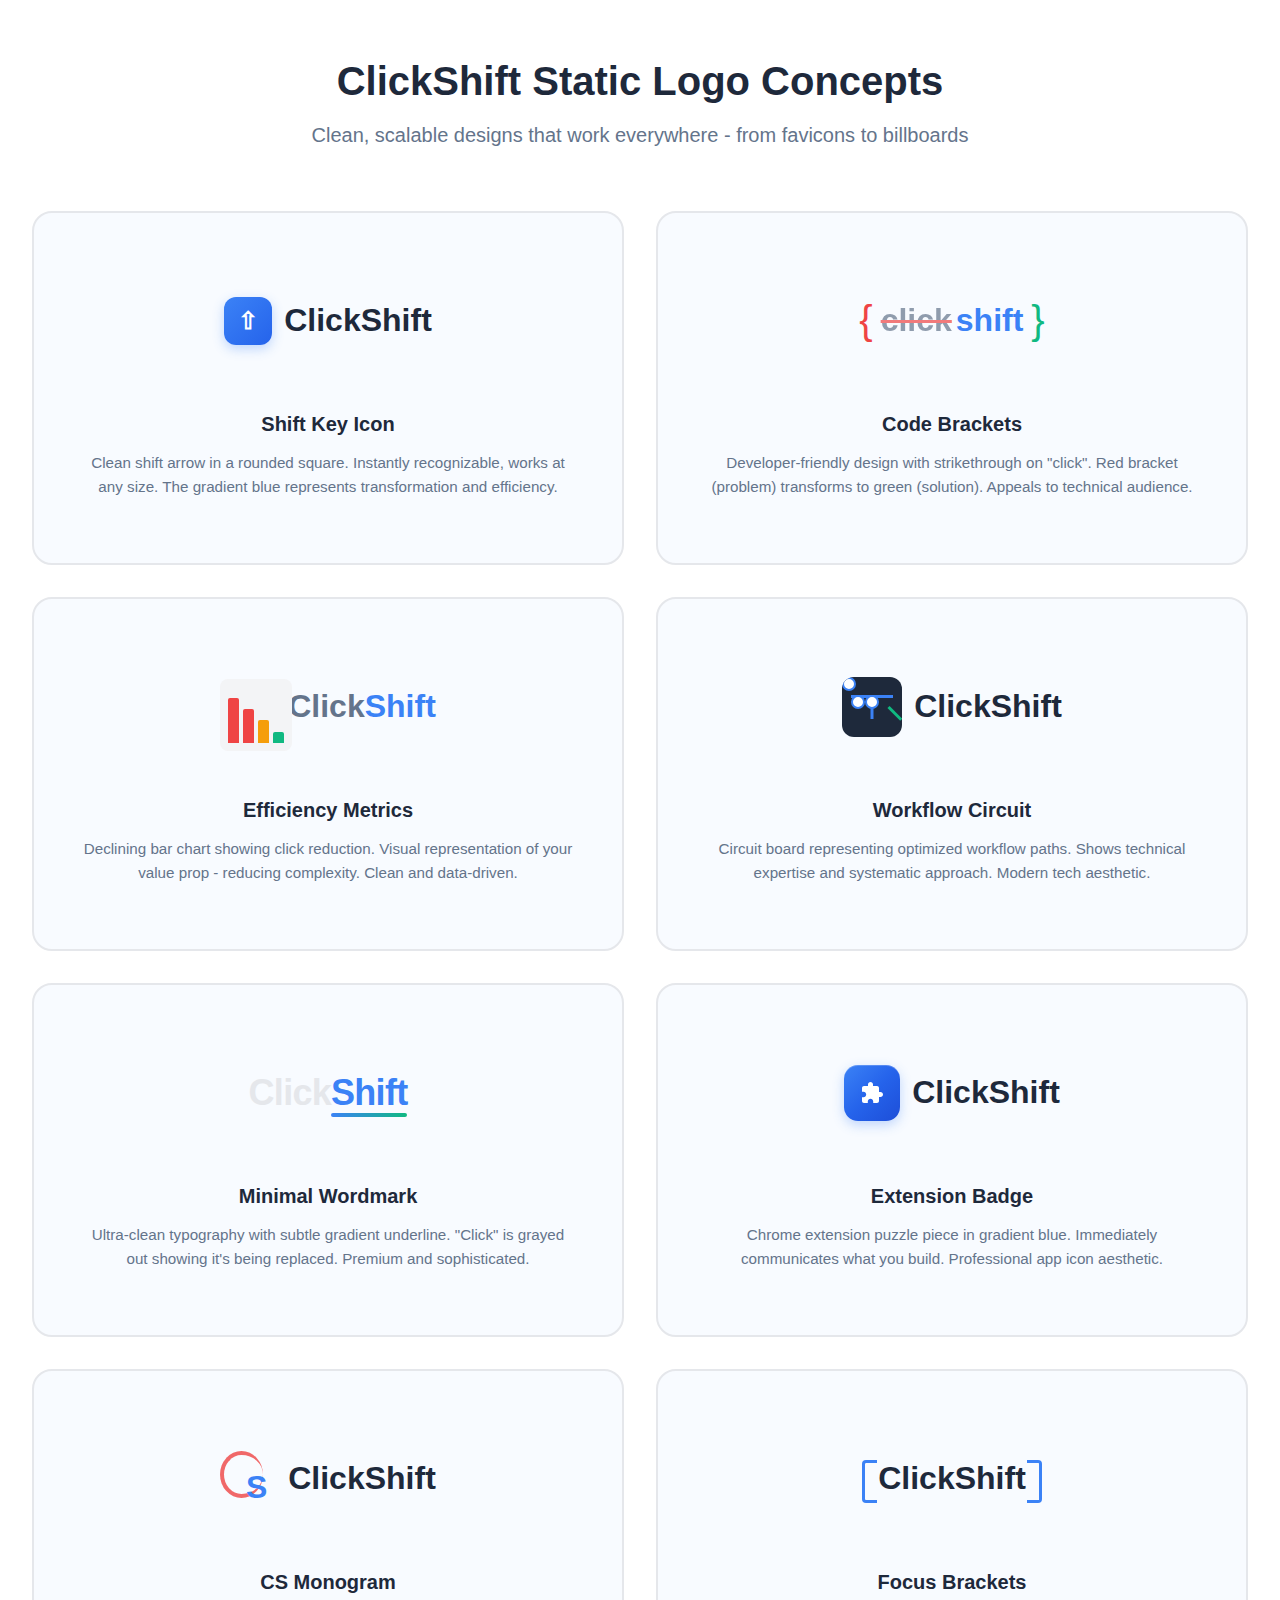
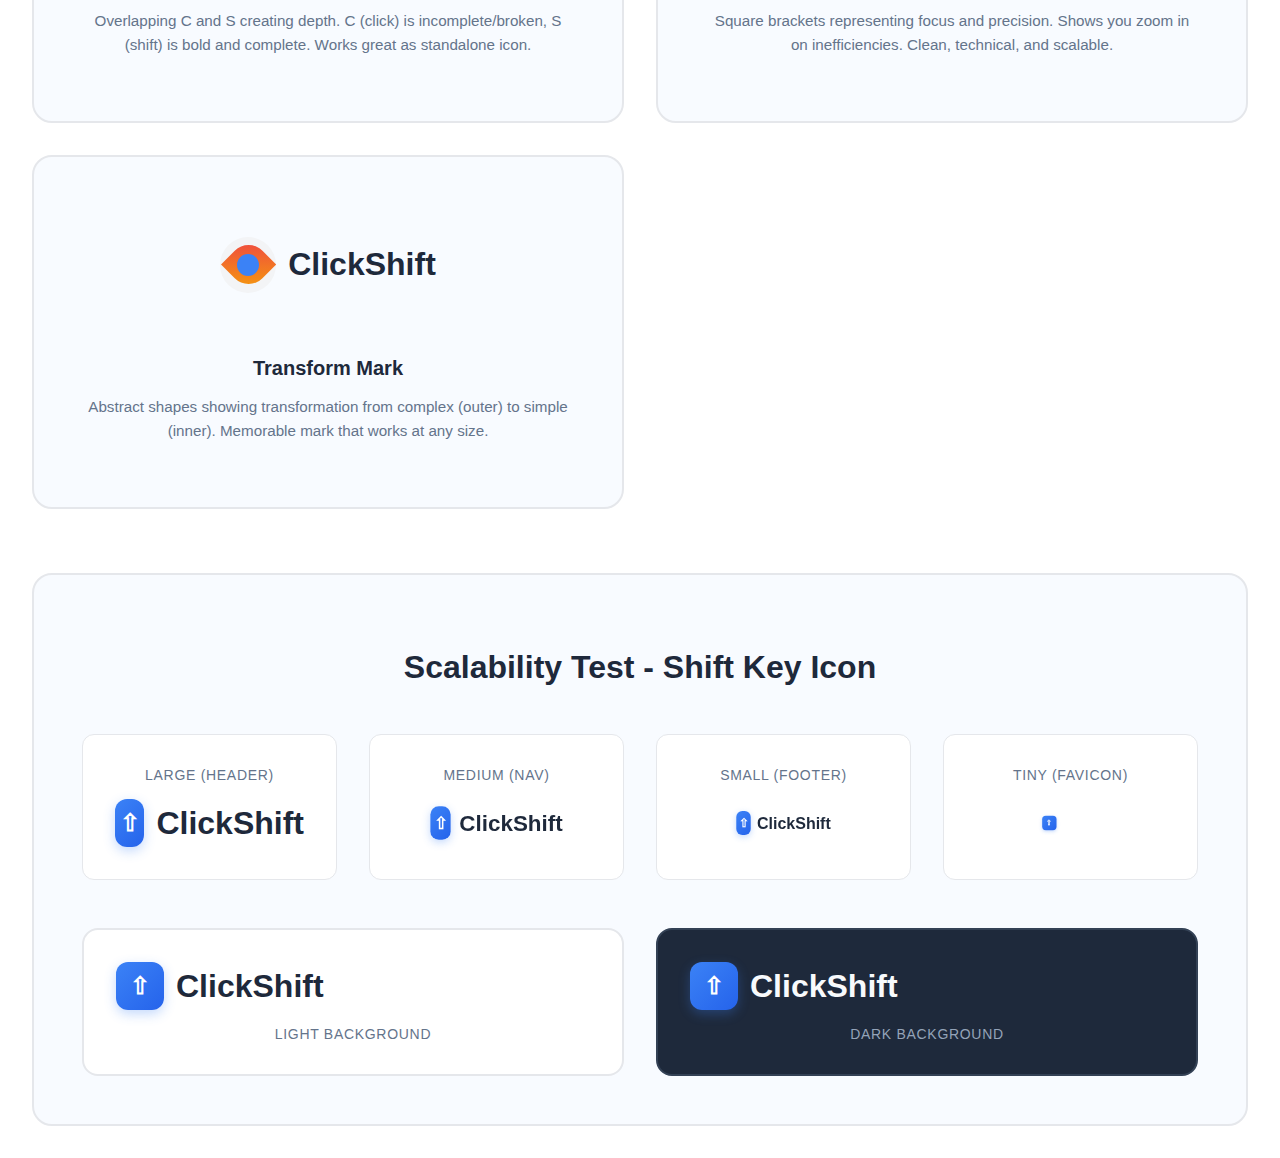
<file: clickshift-main/AutoSite/references/clickshift-static-logos.html>
<!DOCTYPE html>
<html lang="en">
<head>
    <meta charset="UTF-8">
    <meta name="viewport" content="width=device-width, initial-scale=1.0">
    <title>ClickShift - Static Scalable Logo Concepts</title>
    <style>
        body {
            font-family: 'Inter', -apple-system, BlinkMacSystemFont, 'Segoe UI', Roboto, sans-serif;
            background: #ffffff;
            margin: 0;
            padding: 2rem;
            color: #1e293b;
        }
        
        .container {
            max-width: 1400px;
            margin: 0 auto;
        }
        
        h1 {
            text-align: center;
            margin-bottom: 1rem;
            font-size: 2.5rem;
            font-weight: 800;
            color: #1e293b;
        }
        
        .tagline {
            text-align: center;
            font-size: 1.25rem;
            color: #64748b;
            margin-bottom: 4rem;
        }
        
        .logo-grid {
            display: grid;
            grid-template-columns: repeat(auto-fit, minmax(400px, 1fr));
            gap: 2rem;
            margin-bottom: 3rem;
        }
        
        .logo-card {
            background: #f8fbff;
            border-radius: 20px;
            padding: 3rem;
            border: 2px solid #e5e7eb;
            text-align: center;
            transition: all 0.3s ease;
        }
        
        .logo-card:hover {
            transform: translateY(-4px);
            box-shadow: 0 12px 24px rgba(0, 0, 0, 0.1);
            border-color: #3b82f6;
        }
        
        .logo-display {
            height: 120px;
            display: flex;
            align-items: center;
            justify-content: center;
            margin-bottom: 2rem;
            position: relative;
        }
        
        .logo-title {
            font-weight: 700;
            margin-bottom: 0.75rem;
            color: #1e293b;
            font-size: 1.25rem;
        }
        
        .logo-description {
            font-size: 0.95rem;
            color: #64748b;
            line-height: 1.6;
        }
        
        /* Logo 1 - Shift Arrow Mark */
        .logo-shift-arrow {
            display: flex;
            align-items: center;
            gap: 0.75rem;
        }
        
        .shift-arrow-icon {
            width: 48px;
            height: 48px;
            position: relative;
        }
        
        .arrow-box {
            width: 100%;
            height: 100%;
            background: linear-gradient(135deg, #3b82f6 0%, #2563eb 100%);
            border-radius: 12px;
            position: relative;
            box-shadow: 0 4px 12px rgba(59, 130, 246, 0.3);
        }
        
        .arrow-symbol {
            position: absolute;
            top: 50%;
            left: 50%;
            transform: translate(-50%, -50%);
            color: white;
            font-size: 24px;
            font-weight: bold;
            display: flex;
            align-items: center;
            justify-content: center;
        }
        
        .arrow-symbol::before {
            content: '⇧';
            display: block;
        }
        
        .shift-arrow-text {
            font-size: 2rem;
            font-weight: 800;
            color: #1e293b;
        }
        
        /* Logo 2 - Bracket Transform */
        .logo-bracket {
            font-size: 2rem;
            font-weight: 800;
            display: flex;
            align-items: center;
            gap: 0.5rem;
        }
        
        .bracket-left {
            color: #ef4444;
            font-size: 2.5rem;
            font-weight: 300;
        }
        
        .bracket-content {
            display: flex;
            align-items: baseline;
            gap: 0.25rem;
        }
        
        .bracket-click {
            color: #64748b;
            text-decoration: line-through;
            text-decoration-thickness: 3px;
            text-decoration-color: #ef4444;
            opacity: 0.7;
        }
        
        .bracket-shift {
            color: #3b82f6;
        }
        
        .bracket-right {
            color: #10b981;
            font-size: 2.5rem;
            font-weight: 300;
        }
        
        /* Logo 3 - Efficiency Graph */
        .logo-graph {
            display: flex;
            align-items: center;
            gap: 0.75rem;
        }
        
        .graph-icon {
            width: 56px;
            height: 56px;
            position: relative;
        }
        
        .graph-chart {
            width: 100%;
            height: 100%;
            display: flex;
            align-items: flex-end;
            gap: 4px;
            padding: 8px;
            background: #f3f4f6;
            border-radius: 8px;
        }
        
        .graph-bar {
            flex: 1;
            background: #ef4444;
            border-radius: 2px 2px 0 0;
        }
        
        .graph-bar:nth-child(1) { height: 80%; }
        .graph-bar:nth-child(2) { height: 60%; }
        .graph-bar:nth-child(3) { height: 40%; background: #f59e0b; }
        .graph-bar:nth-child(4) { height: 20%; background: #10b981; }
        
        .graph-text {
            font-size: 2rem;
            font-weight: 800;
        }
        
        .graph-text span:first-child {
            color: #64748b;
        }
        
        .graph-text span:last-child {
            color: #3b82f6;
        }
        
        /* Logo 4 - Circuit Path */
        .logo-circuit {
            display: flex;
            align-items: center;
            gap: 0.75rem;
        }
        
        .circuit-icon {
            width: 60px;
            height: 60px;
            position: relative;
        }
        
        .circuit-board {
            width: 100%;
            height: 100%;
            background: #1e293b;
            border-radius: 12px;
            position: relative;
            overflow: hidden;
        }
        
        .circuit-path {
            position: absolute;
            background: #3b82f6;
        }
        
        .circuit-path.horizontal {
            height: 3px;
            width: 70%;
            top: 30%;
            left: 15%;
        }
        
        .circuit-path.vertical {
            width: 3px;
            height: 40%;
            top: 30%;
            left: 50%;
            transform: translateX(-50%);
        }
        
        .circuit-path.diagonal {
            width: 3px;
            height: 30%;
            background: #10b981;
            top: 50%;
            right: 20%;
            transform: rotate(-45deg);
            transform-origin: top;
        }
        
        .circuit-node {
            position: absolute;
            width: 10px;
            height: 10px;
            background: white;
            border-radius: 50%;
            border: 2px solid #3b82f6;
        }
        
        .circuit-node:nth-child(5) { top: 30%; left: 15%; }
        .circuit-node:nth-child(6) { top: 30%; left: 50%; transform: translateX(-50%); }
        .circuit-node:nth-child(7) { bottom: 20%; right: 20%; }
        
        .circuit-text {
            font-size: 2rem;
            font-weight: 700;
            color: #1e293b;
        }
        
        /* Logo 5 - Minimal Wordmark */
        .logo-minimal {
            font-size: 2.25rem;
            font-weight: 800;
            letter-spacing: -0.02em;
        }
        
        .minimal-click {
            color: #e5e7eb;
        }
        
        .minimal-shift {
            color: #3b82f6;
            position: relative;
        }
        
        .minimal-shift::after {
            content: '';
            position: absolute;
            bottom: -4px;
            left: 0;
            right: 0;
            height: 4px;
            background: linear-gradient(90deg, #3b82f6, #10b981);
            border-radius: 2px;
        }
        
        /* Logo 6 - Extension Badge */
        .logo-extension-badge {
            display: flex;
            align-items: center;
            gap: 0.75rem;
        }
        
        .extension-badge {
            width: 56px;
            height: 56px;
            background: linear-gradient(135deg, #3b82f6 0%, #2563eb 50%, #1d4ed8 100%);
            border-radius: 14px;
            position: relative;
            box-shadow: 
                0 4px 12px rgba(59, 130, 246, 0.3),
                inset 0 1px 0 rgba(255, 255, 255, 0.2);
        }
        
        .extension-badge::before {
            content: '';
            position: absolute;
            top: 50%;
            left: 50%;
            transform: translate(-50%, -50%);
            width: 24px;
            height: 24px;
            background: white;
            -webkit-mask: url("data:image/svg+xml,%3Csvg xmlns='http://www.w3.org/2000/svg' viewBox='0 0 24 24'%3E%3Cpath d='M20.5 11H19V7c0-1.1-.9-2-2-2h-4V3.5C13 2.12 11.88 1 10.5 1S8 2.12 8 3.5V5H4c-1.1 0-1.99.9-1.99 2v3.8H3.5c1.49 0 2.7 1.21 2.7 2.7s-1.21 2.7-2.7 2.7H2V20c0 1.1.9 2 2 2h3.8v-1.5c0-1.49 1.21-2.7 2.7-2.7s2.7 1.21 2.7 2.7V22H17c1.1 0 2-.9 2-2v-4h1.5c1.38 0 2.5-1.12 2.5-2.5S21.88 11 20.5 11z'/%3E%3C/svg%3E") center/contain no-repeat;
            mask: url("data:image/svg+xml,%3Csvg xmlns='http://www.w3.org/2000/svg' viewBox='0 0 24 24'%3E%3Cpath d='M20.5 11H19V7c0-1.1-.9-2-2-2h-4V3.5C13 2.12 11.88 1 10.5 1S8 2.12 8 3.5V5H4c-1.1 0-1.99.9-1.99 2v3.8H3.5c1.49 0 2.7 1.21 2.7 2.7s-1.21 2.7-2.7 2.7H2V20c0 1.1.9 2 2 2h3.8v-1.5c0-1.49 1.21-2.7 2.7-2.7s2.7 1.21 2.7 2.7V22H17c1.1 0 2-.9 2-2v-4h1.5c1.38 0 2.5-1.12 2.5-2.5S21.88 11 20.5 11z'/%3E%3C/svg%3E") center/contain no-repeat;
        }
        
        .extension-text {
            font-size: 2rem;
            font-weight: 800;
            color: #1e293b;
        }
        
        /* Logo 7 - Monogram CS */
        .logo-monogram {
            display: flex;
            align-items: center;
            gap: 0.75rem;
        }
        
        .monogram-icon {
            width: 56px;
            height: 56px;
            position: relative;
        }
        
        .monogram-c {
            position: absolute;
            top: 0;
            left: 0;
            width: 70%;
            height: 70%;
            border: 4px solid #ef4444;
            border-radius: 50%;
            border-right: none;
            opacity: 0.8;
        }
        
        .monogram-s {
            position: absolute;
            bottom: 0;
            right: 0;
            width: 70%;
            height: 70%;
            display: flex;
            align-items: center;
            justify-content: center;
            font-size: 2rem;
            font-weight: 800;
            color: #3b82f6;
        }
        
        .monogram-text {
            font-size: 2rem;
            font-weight: 700;
            color: #1e293b;
        }
        
        /* Logo 8 - Focus Brackets */
        .logo-focus {
            font-size: 2rem;
            font-weight: 800;
            position: relative;
            padding: 0 1rem;
            color: #1e293b;
        }
        
        .focus-bracket {
            position: absolute;
            width: 12px;
            height: 100%;
            border: 3px solid #3b82f6;
            top: 0;
        }
        
        .focus-bracket.left {
            left: 0;
            border-right: none;
            border-radius: 4px 0 0 4px;
        }
        
        .focus-bracket.right {
            right: 0;
            border-left: none;
            border-radius: 0 4px 4px 0;
        }
        
        /* Logo 9 - Abstract Mark */
        .logo-abstract {
            display: flex;
            align-items: center;
            gap: 0.75rem;
        }
        
        .abstract-mark {
            width: 56px;
            height: 56px;
            position: relative;
        }
        
        .abstract-shape {
            position: absolute;
            border-radius: 50%;
        }
        
        .abstract-shape.outer {
            width: 100%;
            height: 100%;
            background: #f3f4f6;
            top: 0;
            left: 0;
        }
        
        .abstract-shape.middle {
            width: 70%;
            height: 70%;
            background: linear-gradient(135deg, #ef4444 0%, #f59e0b 100%);
            top: 15%;
            left: 15%;
            border-radius: 50% 0;
            transform: rotate(45deg);
        }
        
        .abstract-shape.inner {
            width: 40%;
            height: 40%;
            background: #3b82f6;
            top: 30%;
            left: 30%;
        }
        
        .abstract-text {
            font-size: 2rem;
            font-weight: 700;
            color: #1e293b;
        }
        
        /* Size Testing Section */
        .size-test-section {
            margin-top: 4rem;
            padding: 3rem;
            background: #f8fbff;
            border-radius: 20px;
            border: 2px solid #e5e7eb;
        }
        
        .size-test-title {
            text-align: center;
            font-size: 2rem;
            color: #1e293b;
            margin-bottom: 3rem;
        }
        
        .size-test-grid {
            display: grid;
            grid-template-columns: repeat(auto-fit, minmax(200px, 1fr));
            gap: 2rem;
        }
        
        .size-test-item {
            text-align: center;
            padding: 2rem;
            background: white;
            border-radius: 12px;
            border: 1px solid #e5e7eb;
        }
        
        .size-test-label {
            font-size: 0.875rem;
            color: #64748b;
            margin-bottom: 1rem;
            text-transform: uppercase;
            letter-spacing: 0.05em;
        }
        
        .size-large { transform: scale(1); }
        .size-medium { transform: scale(0.7); }
        .size-small { transform: scale(0.5); }
        .size-tiny { transform: scale(0.3); }
        
        /* Variations Section */
        .variations-section {
            margin-top: 3rem;
            display: grid;
            grid-template-columns: repeat(2, 1fr);
            gap: 2rem;
        }
        
        .variation-card {
            padding: 2rem;
            border-radius: 16px;
            text-align: center;
        }
        
        .variation-light {
            background: #ffffff;
            border: 2px solid #e5e7eb;
        }
        
        .variation-dark {
            background: #1e293b;
            border: 2px solid #334155;
        }
        
        .variation-dark .logo-shift-arrow .shift-arrow-text,
        .variation-dark .logo-graph .graph-text,
        .variation-dark .logo-circuit .circuit-text,
        .variation-dark .logo-extension-badge .extension-text,
        .variation-dark .logo-monogram .monogram-text,
        .variation-dark .logo-abstract .abstract-text,
        .variation-dark .logo-bracket,
        .variation-dark .logo-minimal,
        .variation-dark .logo-focus {
            color: #f8fafc;
        }
        
        .variation-dark .logo-minimal .minimal-click {
            color: #475569;
        }
        
        .variation-dark .logo-minimal .minimal-shift {
            color: #60a5fa;
        }
        
        .variation-label {
            font-size: 0.875rem;
            color: #64748b;
            margin-top: 1rem;
            text-transform: uppercase;
            letter-spacing: 0.05em;
        }
        
        .variation-dark .variation-label {
            color: #94a3b8;
        }
    </style>
</head>
<body>
    <div class="container">
        <h1>ClickShift Static Logo Concepts</h1>
        <p class="tagline">Clean, scalable designs that work everywhere - from favicons to billboards</p>
        
        <div class="logo-grid">
            <!-- Logo 1: Shift Arrow Mark -->
            <div class="logo-card">
                <div class="logo-display">
                    <div class="logo-shift-arrow">
                        <div class="shift-arrow-icon">
                            <div class="arrow-box">
                                <div class="arrow-symbol"></div>
                            </div>
                        </div>
                        <div class="shift-arrow-text">ClickShift</div>
                    </div>
                </div>
                <h3 class="logo-title">Shift Key Icon</h3>
                <p class="logo-description">Clean shift arrow in a rounded square. Instantly recognizable, works at any size. The gradient blue represents transformation and efficiency.</p>
            </div>
            
            <!-- Logo 2: Bracket Transform -->
            <div class="logo-card">
                <div class="logo-display">
                    <div class="logo-bracket">
                        <span class="bracket-left">{</span>
                        <div class="bracket-content">
                            <span class="bracket-click">click</span>
                            <span class="bracket-shift">shift</span>
                        </div>
                        <span class="bracket-right">}</span>
                    </div>
                </div>
                <h3 class="logo-title">Code Brackets</h3>
                <p class="logo-description">Developer-friendly design with strikethrough on "click". Red bracket (problem) transforms to green (solution). Appeals to technical audience.</p>
            </div>
            
            <!-- Logo 3: Efficiency Graph -->
            <div class="logo-card">
                <div class="logo-display">
                    <div class="logo-graph">
                        <div class="graph-icon">
                            <div class="graph-chart">
                                <div class="graph-bar"></div>
                                <div class="graph-bar"></div>
                                <div class="graph-bar"></div>
                                <div class="graph-bar"></div>
                            </div>
                        </div>
                        <div class="graph-text">
                            <span>Click</span><span>Shift</span>
                        </div>
                    </div>
                </div>
                <h3 class="logo-title">Efficiency Metrics</h3>
                <p class="logo-description">Declining bar chart showing click reduction. Visual representation of your value prop - reducing complexity. Clean and data-driven.</p>
            </div>
            
            <!-- Logo 4: Circuit Path -->
            <div class="logo-card">
                <div class="logo-display">
                    <div class="logo-circuit">
                        <div class="circuit-icon">
                            <div class="circuit-board">
                                <div class="circuit-path horizontal"></div>
                                <div class="circuit-path vertical"></div>
                                <div class="circuit-path diagonal"></div>
                                <div class="circuit-node"></div>
                                <div class="circuit-node"></div>
                                <div class="circuit-node"></div>
                            </div>
                        </div>
                        <div class="circuit-text">ClickShift</div>
                    </div>
                </div>
                <h3 class="logo-title">Workflow Circuit</h3>
                <p class="logo-description">Circuit board representing optimized workflow paths. Shows technical expertise and systematic approach. Modern tech aesthetic.</p>
            </div>
            
            <!-- Logo 5: Minimal Wordmark -->
            <div class="logo-card">
                <div class="logo-display">
                    <div class="logo-minimal">
                        <span class="minimal-click">Click</span><span class="minimal-shift">Shift</span>
                    </div>
                </div>
                <h3 class="logo-title">Minimal Wordmark</h3>
                <p class="logo-description">Ultra-clean typography with subtle gradient underline. "Click" is grayed out showing it's being replaced. Premium and sophisticated.</p>
            </div>
            
            <!-- Logo 6: Extension Badge -->
            <div class="logo-card">
                <div class="logo-display">
                    <div class="logo-extension-badge">
                        <div class="extension-badge"></div>
                        <div class="extension-text">ClickShift</div>
                    </div>
                </div>
                <h3 class="logo-title">Extension Badge</h3>
                <p class="logo-description">Chrome extension puzzle piece in gradient blue. Immediately communicates what you build. Professional app icon aesthetic.</p>
            </div>
            
            <!-- Logo 7: Monogram CS -->
            <div class="logo-card">
                <div class="logo-display">
                    <div class="logo-monogram">
                        <div class="monogram-icon">
                            <div class="monogram-c"></div>
                            <div class="monogram-s">S</div>
                        </div>
                        <div class="monogram-text">ClickShift</div>
                    </div>
                </div>
                <h3 class="logo-title">CS Monogram</h3>
                <p class="logo-description">Overlapping C and S creating depth. C (click) is incomplete/broken, S (shift) is bold and complete. Works great as standalone icon.</p>
            </div>
            
            <!-- Logo 8: Focus Brackets -->
            <div class="logo-card">
                <div class="logo-display">
                    <div class="logo-focus">
                        <span class="focus-bracket left"></span>
                        ClickShift
                        <span class="focus-bracket right"></span>
                    </div>
                </div>
                <h3 class="logo-title">Focus Brackets</h3>
                <p class="logo-description">Square brackets representing focus and precision. Shows you zoom in on inefficiencies. Clean, technical, and scalable.</p>
            </div>
            
            <!-- Logo 9: Abstract Mark -->
            <div class="logo-card">
                <div class="logo-display">
                    <div class="logo-abstract">
                        <div class="abstract-mark">
                            <div class="abstract-shape outer"></div>
                            <div class="abstract-shape middle"></div>
                            <div class="abstract-shape inner"></div>
                        </div>
                        <div class="abstract-text">ClickShift</div>
                    </div>
                </div>
                <h3 class="logo-title">Transform Mark</h3>
                <p class="logo-description">Abstract shapes showing transformation from complex (outer) to simple (inner). Memorable mark that works at any size.</p>
            </div>
        </div>
        
        <!-- Size Testing -->
        <div class="size-test-section">
            <h2 class="size-test-title">Scalability Test - Shift Key Icon</h2>
            <div class="size-test-grid">
                <div class="size-test-item">
                    <div class="size-test-label">Large (Header)</div>
                    <div class="logo-shift-arrow size-large">
                        <div class="shift-arrow-icon">
                            <div class="arrow-box">
                                <div class="arrow-symbol"></div>
                            </div>
                        </div>
                        <div class="shift-arrow-text">ClickShift</div>
                    </div>
                </div>
                
                <div class="size-test-item">
                    <div class="size-test-label">Medium (Nav)</div>
                    <div class="logo-shift-arrow size-medium">
                        <div class="shift-arrow-icon">
                            <div class="arrow-box">
                                <div class="arrow-symbol"></div>
                            </div>
                        </div>
                        <div class="shift-arrow-text">ClickShift</div>
                    </div>
                </div>
                
                <div class="size-test-item">
                    <div class="size-test-label">Small (Footer)</div>
                    <div class="logo-shift-arrow size-small">
                        <div class="shift-arrow-icon">
                            <div class="arrow-box">
                                <div class="arrow-symbol"></div>
                            </div>
                        </div>
                        <div class="shift-arrow-text">ClickShift</div>
                    </div>
                </div>
                
                <div class="size-test-item">
                    <div class="size-test-label">Tiny (Favicon)</div>
                    <div class="logo-shift-arrow size-tiny">
                        <div class="shift-arrow-icon">
                            <div class="arrow-box">
                                <div class="arrow-symbol"></div>
                            </div>
                        </div>
                    </div>
                </div>
            </div>
            
            <!-- Light/Dark Variations -->
            <div class="variations-section">
                <div class="variation-card variation-light">
                    <div class="logo-shift-arrow">
                        <div class="shift-arrow-icon">
                            <div class="arrow-box">
                                <div class="arrow-symbol"></div>
                            </div>
                        </div>
                        <div class="shift-arrow-text">ClickShift</div>
                    </div>
                    <div class="variation-label">Light Background</div>
                </div>
                
                <div class="variation-card variation-dark">
                    <div class="logo-shift-arrow">
                        <div class="shift-arrow-icon">
                            <div class="arrow-box">
                                <div class="arrow-symbol"></div>
                            </div>
                        </div>
                        <div class="shift-arrow-text">ClickShift</div>
                    </div>
                    <div class="variation-label">Dark Background</div>
                </div>
            </div>
        </div>
    </div>
</body>
</html>
</file>
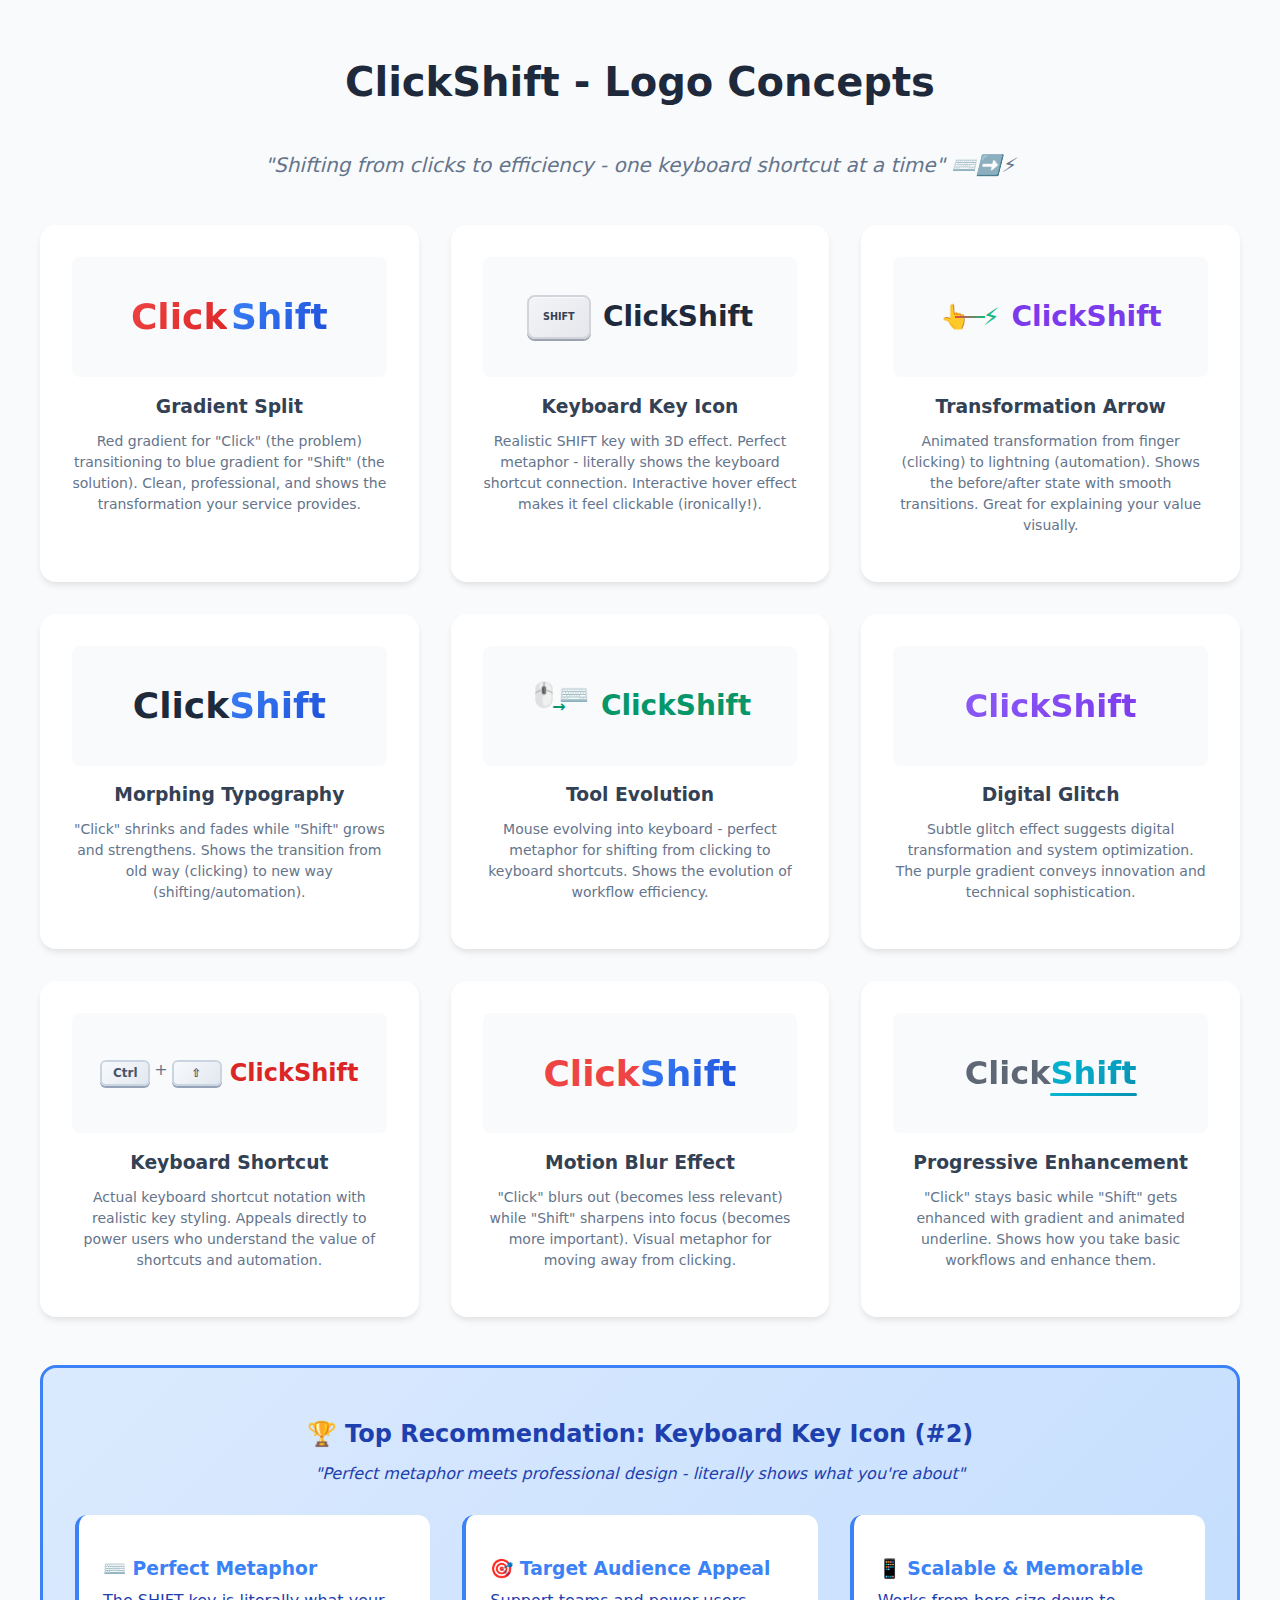
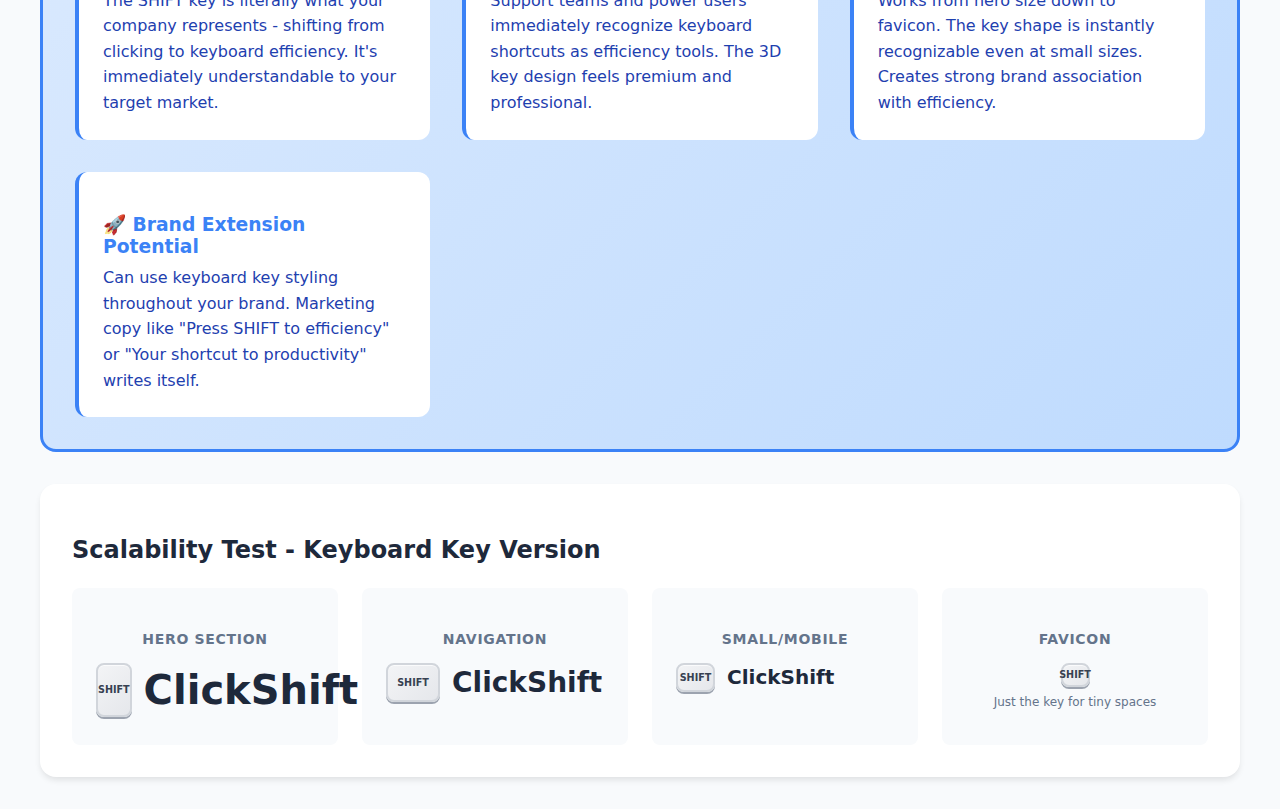
<file: clickshift-main/AutoSite/references/clickshift_logos.html>
<!DOCTYPE html>
<html lang="en">
<head>
    <meta charset="UTF-8">
    <meta name="viewport" content="width=device-width, initial-scale=1.0">
    <title>ClickShift - Logo Concepts</title>
    <style>
        body {
            font-family: 'Inter', system-ui, sans-serif;
            background: #f8fafc;
            margin: 0;
            padding: 2rem;
            color: #1e293b;
        }
        
        .container {
            max-width: 1200px;
            margin: 0 auto;
        }
        
        h1 {
            text-align: center;
            margin-bottom: 3rem;
            font-size: 2.5rem;
            font-weight: 700;
        }
        
        .tagline {
            text-align: center;
            font-size: 1.25rem;
            color: #64748b;
            margin-bottom: 3rem;
            font-style: italic;
        }
        
        .logo-grid {
            display: grid;
            grid-template-columns: repeat(auto-fit, minmax(350px, 1fr));
            gap: 2rem;
            margin-bottom: 3rem;
        }
        
        .logo-card {
            background: white;
            border-radius: 16px;
            padding: 2rem;
            box-shadow: 0 4px 6px -1px rgba(0, 0, 0, 0.1);
            text-align: center;
            transition: transform 0.2s;
        }
        
        .logo-card:hover {
            transform: translateY(-4px);
        }
        
        .logo-display {
            height: 120px;
            display: flex;
            align-items: center;
            justify-content: center;
            margin-bottom: 1rem;
            border-radius: 8px;
            background: #f8fafc;
        }
        
        .logo-title {
            font-weight: 600;
            margin-bottom: 0.5rem;
            color: #334155;
        }
        
        .logo-description {
            font-size: 0.875rem;
            color: #64748b;
            line-height: 1.5;
        }
        
        /* Logo 1 - Gradient Split */
        .logo-1 {
            font-size: 2.25rem;
            font-weight: 800;
            display: inline-flex;
            align-items: center;
        }
        
        .logo-1 .click-part {
            background: linear-gradient(135deg, #ef4444, #dc2626);
            -webkit-background-clip: text;
            -webkit-text-fill-color: transparent;
            background-clip: text;
        }
        
        .logo-1 .shift-part {
            background: linear-gradient(135deg, #3b82f6, #1d4ed8);
            -webkit-background-clip: text;
            -webkit-text-fill-color: transparent;
            background-clip: text;
            margin-left: 0.1em;
        }
        
        /* Logo 2 - Keyboard Key */
        .logo-2 {
            display: flex;
            align-items: center;
            gap: 0.75rem;
            font-size: 1.75rem;
            font-weight: 700;
            color: #1e293b;
        }
        
        .shift-key {
            width: 60px;
            height: 40px;
            background: linear-gradient(135deg, #f3f4f6, #e5e7eb);
            border: 2px solid #d1d5db;
            border-radius: 8px;
            box-shadow: 
                0 2px 0 #9ca3af,
                inset 0 1px 0 rgba(255,255,255,0.7);
            display: flex;
            align-items: center;
            justify-content: center;
            font-size: 0.75rem;
            font-weight: 600;
            color: #374151;
            transition: all 0.2s;
            position: relative;
        }
        
        .shift-key:hover {
            transform: translateY(1px);
            box-shadow: 
                0 1px 0 #9ca3af,
                inset 0 1px 0 rgba(255,255,255,0.7);
        }
        
        .shift-key::after {
            content: 'SHIFT';
            font-size: 0.6rem;
        }
        
        /* Logo 3 - Arrow Transformation */
        .logo-3 {
            display: flex;
            align-items: center;
            gap: 0.75rem;
            font-size: 1.75rem;
            font-weight: 700;
            color: #7c3aed;
        }
        
        .arrow-transform {
            width: 60px;
            height: 40px;
            position: relative;
            display: flex;
            align-items: center;
            justify-content: center;
        }
        
        .arrow-from {
            position: absolute;
            left: 0;
            font-size: 1.5rem;
            color: #ef4444;
            animation: fade-out 2s infinite;
        }
        
        .arrow-to {
            position: absolute;
            right: 0;
            font-size: 1.5rem;
            color: #10b981;
            animation: fade-in 2s infinite;
        }
        
        .arrow-line {
            width: 30px;
            height: 2px;
            background: linear-gradient(90deg, #ef4444, #10b981);
            position: absolute;
            top: 50%;
            left: 50%;
            transform: translate(-50%, -50%);
        }
        
        @keyframes fade-out {
            0%, 50% { opacity: 1; }
            100% { opacity: 0.3; }
        }
        
        @keyframes fade-in {
            0% { opacity: 0.3; }
            50%, 100% { opacity: 1; }
        }
        
        /* Logo 4 - Morphing Typography */
        .logo-4 {
            font-size: 2.25rem;
            font-weight: 800;
            color: #1e293b;
            position: relative;
            overflow: hidden;
        }
        
        .logo-4 .click-text {
            display: inline-block;
            animation: morph-click 4s ease-in-out infinite;
        }
        
        .logo-4 .shift-text {
            display: inline-block;
            animation: morph-shift 4s ease-in-out infinite;
            background: linear-gradient(135deg, #3b82f6, #1d4ed8);
            -webkit-background-clip: text;
            -webkit-text-fill-color: transparent;
            background-clip: text;
        }
        
        @keyframes morph-click {
            0%, 100% { transform: translateY(0) scale(1); opacity: 1; }
            50% { transform: translateY(-10px) scale(0.9); opacity: 0.7; }
        }
        
        @keyframes morph-shift {
            0%, 100% { transform: translateY(0) scale(1); }
            50% { transform: translateY(5px) scale(1.1); }
        }
        
        /* Logo 5 - Cursor Evolution */
        .logo-5 {
            display: flex;
            align-items: center;
            gap: 0.75rem;
            font-size: 1.75rem;
            font-weight: 700;
            color: #059669;
        }
        
        .cursor-evolution {
            width: 60px;
            height: 50px;
            position: relative;
        }
        
        .old-cursor {
            position: absolute;
            left: 0;
            top: 0;
            font-size: 1.5rem;
            animation: cursor-fade 3s infinite;
        }
        
        .new-cursor {
            position: absolute;
            right: 0;
            top: 0;
            font-size: 1.5rem;
            animation: cursor-appear 3s infinite;
        }
        
        .evolution-arrow {
            position: absolute;
            top: 50%;
            left: 50%;
            transform: translate(-50%, -50%);
            font-size: 1rem;
            color: #059669;
        }
        
        @keyframes cursor-fade {
            0%, 33% { opacity: 1; transform: scale(1); }
            66%, 100% { opacity: 0.3; transform: scale(0.8); }
        }
        
        @keyframes cursor-appear {
            0%, 33% { opacity: 0.3; transform: scale(0.8); }
            66%, 100% { opacity: 1; transform: scale(1); }
        }
        
        /* Logo 6 - Glitch Transition */
        .logo-6 {
            font-size: 2rem;
            font-weight: 800;
            position: relative;
            background: linear-gradient(135deg, #8b5cf6, #7c3aed);
            -webkit-background-clip: text;
            -webkit-text-fill-color: transparent;
            background-clip: text;
        }
        
        .logo-6::before {
            content: 'ClickShift';
            position: absolute;
            top: 0;
            left: 0;
            color: #ef4444;
            animation: glitch-shift 2s infinite;
            z-index: -1;
        }
        
        @keyframes glitch-shift {
            0%, 90%, 100% { transform: translate(0); opacity: 0; }
            10%, 80% { transform: translate(-2px, 2px); opacity: 0.8; }
        }
        
        /* Logo 7 - Keyboard Shortcut */
        .logo-7 {
            display: flex;
            align-items: center;
            gap: 0.5rem;
            font-size: 1.5rem;
            font-weight: 700;
            color: #dc2626;
        }
        
        .key-combo {
            display: flex;
            gap: 0.25rem;
        }
        
        .key {
            padding: 0.25rem 0.5rem;
            background: linear-gradient(135deg, #f8fafc, #e2e8f0);
            border: 2px solid #cbd5e1;
            border-radius: 6px;
            font-size: 0.75rem;
            font-weight: 600;
            color: #475569;
            box-shadow: 0 2px 0 #94a3b8;
            min-width: 30px;
            text-align: center;
        }
        
        .plus {
            color: #64748b;
            font-size: 1rem;
            font-weight: 400;
        }
        
        /* Logo 8 - Motion Blur */
        .logo-8 {
            font-size: 2.25rem;
            font-weight: 800;
            position: relative;
        }
        
        .logo-8 .click-blur {
            color: #ef4444;
            animation: blur-out 3s ease-in-out infinite;
        }
        
        .logo-8 .shift-sharp {
            background: linear-gradient(135deg, #3b82f6, #1d4ed8);
            -webkit-background-clip: text;
            -webkit-text-fill-color: transparent;
            background-clip: text;
            animation: sharpen 3s ease-in-out infinite;
        }
        
        @keyframes blur-out {
            0%, 100% { filter: blur(0px); opacity: 1; }
            50% { filter: blur(2px); opacity: 0.6; }
        }
        
        @keyframes sharpen {
            0%, 100% { filter: blur(1px); opacity: 0.8; }
            50% { filter: blur(0px); opacity: 1; }
        }
        
        /* Logo 9 - Progressive Enhancement */
        .logo-9 {
            font-size: 2rem;
            font-weight: 700;
            position: relative;
            color: #1e293b;
        }
        
        .logo-9 .click-basic {
            opacity: 0.7;
        }
        
        .logo-9 .shift-enhanced {
            background: linear-gradient(135deg, #06b6d4, #0891b2);
            -webkit-background-clip: text;
            -webkit-text-fill-color: transparent;
            background-clip: text;
            position: relative;
        }
        
        .logo-9 .shift-enhanced::after {
            content: '';
            position: absolute;
            bottom: -4px;
            left: 0;
            right: 0;
            height: 3px;
            background: linear-gradient(90deg, #06b6d4, #0891b2);
            border-radius: 2px;
            animation: enhance-line 2s ease-in-out infinite;
        }
        
        @keyframes enhance-line {
            0%, 100% { width: 0; opacity: 0; }
            50% { width: 100%; opacity: 1; }
        }
        
        .winner-section {
            margin-top: 3rem;
            padding: 2rem;
            background: linear-gradient(135deg, #dbeafe, #bfdbfe);
            border-radius: 16px;
            border: 3px solid #3b82f6;
        }
        
        .winner-grid {
            display: grid;
            grid-template-columns: repeat(auto-fit, minmax(300px, 1fr));
            gap: 2rem;
            margin-top: 2rem;
        }
        
        .winner-item {
            background: white;
            padding: 1.5rem;
            border-radius: 12px;
            border-left: 4px solid #3b82f6;
        }
        
        .size-test {
            margin-top: 2rem;
            padding: 2rem;
            background: white;
            border-radius: 16px;
            box-shadow: 0 4px 6px -1px rgba(0, 0, 0, 0.1);
        }
        
        .size-demos {
            display: grid;
            grid-template-columns: repeat(auto-fit, minmax(250px, 1fr));
            gap: 1.5rem;
            margin-top: 1.5rem;
        }
        
        .size-demo {
            padding: 1.5rem;
            background: #f8fafc;
            border-radius: 8px;
            text-align: center;
        }
        
        .size-demo h4 {
            margin-bottom: 1rem;
            font-size: 0.875rem;
            color: #64748b;
            text-transform: uppercase;
            letter-spacing: 0.05em;
        }
        
        .large { font-size: 2.5rem; }
        .medium { font-size: 1.75rem; }
        .small { font-size: 1.25rem; }
        .tiny { font-size: 1rem; }
    </style>
</head>
<body>
    <div class="container">
        <h1>ClickShift - Logo Concepts</h1>
        <div class="tagline">
            "Shifting from clicks to efficiency - one keyboard shortcut at a time" ⌨️➡️⚡
        </div>
        
        <div class="logo-grid">
            <div class="logo-card">
                <div class="logo-display">
                    <div class="logo-1">
                        <span class="click-part">Click</span><span class="shift-part">Shift</span>
                    </div>
                </div>
                <h3 class="logo-title">Gradient Split</h3>
                <p class="logo-description">Red gradient for "Click" (the problem) transitioning to blue gradient for "Shift" (the solution). Clean, professional, and shows the transformation your service provides.</p>
            </div>
            
            <div class="logo-card">
                <div class="logo-display">
                    <div class="logo-2">
                        <div class="shift-key"></div>
                        <span>ClickShift</span>
                    </div>
                </div>
                <h3 class="logo-title">Keyboard Key Icon</h3>
                <p class="logo-description">Realistic SHIFT key with 3D effect. Perfect metaphor - literally shows the keyboard shortcut connection. Interactive hover effect makes it feel clickable (ironically!).</p>
            </div>
            
            <div class="logo-card">
                <div class="logo-display">
                    <div class="logo-3">
                        <div class="arrow-transform">
                            <div class="arrow-from">👆</div>
                            <div class="arrow-line"></div>
                            <div class="arrow-to">⚡</div>
                        </div>
                        <span>ClickShift</span>
                    </div>
                </div>
                <h3 class="logo-title">Transformation Arrow</h3>
                <p class="logo-description">Animated transformation from finger (clicking) to lightning (automation). Shows the before/after state with smooth transitions. Great for explaining your value visually.</p>
            </div>
            
            <div class="logo-card">
                <div class="logo-display">
                    <div class="logo-4">
                        <span class="click-text">Click</span><span class="shift-text">Shift</span>
                    </div>
                </div>
                <h3 class="logo-title">Morphing Typography</h3>
                <p class="logo-description">"Click" shrinks and fades while "Shift" grows and strengthens. Shows the transition from old way (clicking) to new way (shifting/automation).</p>
            </div>
            
            <div class="logo-card">
                <div class="logo-display">
                    <div class="logo-5">
                        <div class="cursor-evolution">
                            <div class="old-cursor">🖱️</div>
                            <div class="evolution-arrow">→</div>
                            <div class="new-cursor">⌨️</div>
                        </div>
                        <span>ClickShift</span>
                    </div>
                </div>
                <h3 class="logo-title">Tool Evolution</h3>
                <p class="logo-description">Mouse evolving into keyboard - perfect metaphor for shifting from clicking to keyboard shortcuts. Shows the evolution of workflow efficiency.</p>
            </div>
            
            <div class="logo-card">
                <div class="logo-display">
                    <div class="logo-6">ClickShift</div>
                </div>
                <h3 class="logo-title">Digital Glitch</h3>
                <p class="logo-description">Subtle glitch effect suggests digital transformation and system optimization. The purple gradient conveys innovation and technical sophistication.</p>
            </div>
            
            <div class="logo-card">
                <div class="logo-display">
                    <div class="logo-7">
                        <div class="key-combo">
                            <div class="key">Ctrl</div>
                            <div class="plus">+</div>
                            <div class="key">⇧</div>
                        </div>
                        <span>ClickShift</span>
                    </div>
                </div>
                <h3 class="logo-title">Keyboard Shortcut</h3>
                <p class="logo-description">Actual keyboard shortcut notation with realistic key styling. Appeals directly to power users who understand the value of shortcuts and automation.</p>
            </div>
            
            <div class="logo-card">
                <div class="logo-display">
                    <div class="logo-8">
                        <span class="click-blur">Click</span><span class="shift-sharp">Shift</span>
                    </div>
                </div>
                <h3 class="logo-title">Motion Blur Effect</h3>
                <p class="logo-description">"Click" blurs out (becomes less relevant) while "Shift" sharpens into focus (becomes more important). Visual metaphor for moving away from clicking.</p>
            </div>
            
            <div class="logo-card">
                <div class="logo-display">
                    <div class="logo-9">
                        <span class="click-basic">Click</span><span class="shift-enhanced">Shift</span>
                    </div>
                </div>
                <h3 class="logo-title">Progressive Enhancement</h3>
                <p class="logo-description">"Click" stays basic while "Shift" gets enhanced with gradient and animated underline. Shows how you take basic workflows and enhance them.</p>
            </div>
        </div>
        
        <div class="winner-section">
            <h2 style="text-align: center; color: #1e40af; margin-bottom: 1rem;">🏆 Top Recommendation: Keyboard Key Icon (#2)</h2>
            <p style="text-align: center; color: #1e40af; font-style: italic; margin-bottom: 2rem;">
                "Perfect metaphor meets professional design - literally shows what you're about"
            </p>
            
            <div class="winner-grid">
                <div class="winner-item">
                    <h3 style="color: #3b82f6; margin-bottom: 0.5rem;">⌨️ Perfect Metaphor</h3>
                    <p style="color: #1e40af; line-height: 1.6; margin: 0;">
                        The SHIFT key is literally what your company represents - shifting from clicking to keyboard efficiency. It's immediately understandable to your target market.
                    </p>
                </div>
                
                <div class="winner-item">
                    <h3 style="color: #3b82f6; margin-bottom: 0.5rem;">🎯 Target Audience Appeal</h3>
                    <p style="color: #1e40af; line-height: 1.6; margin: 0;">
                        Support teams and power users immediately recognize keyboard shortcuts as efficiency tools. The 3D key design feels premium and professional.
                    </p>
                </div>
                
                <div class="winner-item">
                    <h3 style="color: #3b82f6; margin-bottom: 0.5rem;">📱 Scalable & Memorable</h3>
                    <p style="color: #1e40af; line-height: 1.6; margin: 0;">
                        Works from hero size down to favicon. The key shape is instantly recognizable even at small sizes. Creates strong brand association with efficiency.
                    </p>
                </div>
                
                <div class="winner-item">
                    <h3 style="color: #3b82f6; margin-bottom: 0.5rem;">🚀 Brand Extension Potential</h3>
                    <p style="color: #1e40af; line-height: 1.6; margin: 0;">
                        Can use keyboard key styling throughout your brand. Marketing copy like "Press SHIFT to efficiency" or "Your shortcut to productivity" writes itself.
                    </p>
                </div>
            </div>
        </div>
        
        <div class="size-test">
            <h2>Scalability Test - Keyboard Key Version</h2>
            <div class="size-demos">
                <div class="size-demo">
                    <h4>Hero Section</h4>
                    <div class="logo-2 large">
                        <div class="shift-key" style="width: 80px; height: 50px;"></div>
                        <span>ClickShift</span>
                    </div>
                </div>
                
                <div class="size-demo">
                    <h4>Navigation</h4>
                    <div class="logo-2 medium">
                        <div class="shift-key" style="width: 50px; height: 35px;"></div>
                        <span>ClickShift</span>
                    </div>
                </div>
                
                <div class="size-demo">
                    <h4>Small/Mobile</h4>
                    <div class="logo-2 small">
                        <div class="shift-key" style="width: 35px; height: 25px; font-size: 0.5rem;"></div>
                        <span>ClickShift</span>
                    </div>
                </div>
                
                <div class="size-demo">
                    <h4>Favicon</h4>
                    <div class="tiny">
                        <div class="shift-key" style="width: 25px; height: 20px; font-size: 0.4rem; margin: 0 auto;"></div>
                        <p style="font-size: 0.75rem; color: #64748b; margin-top: 0.5rem;">Just the key for tiny spaces</p>
                    </div>
                </div>
            </div>
        </div>
    </div>
</body>
</html>
</file>
